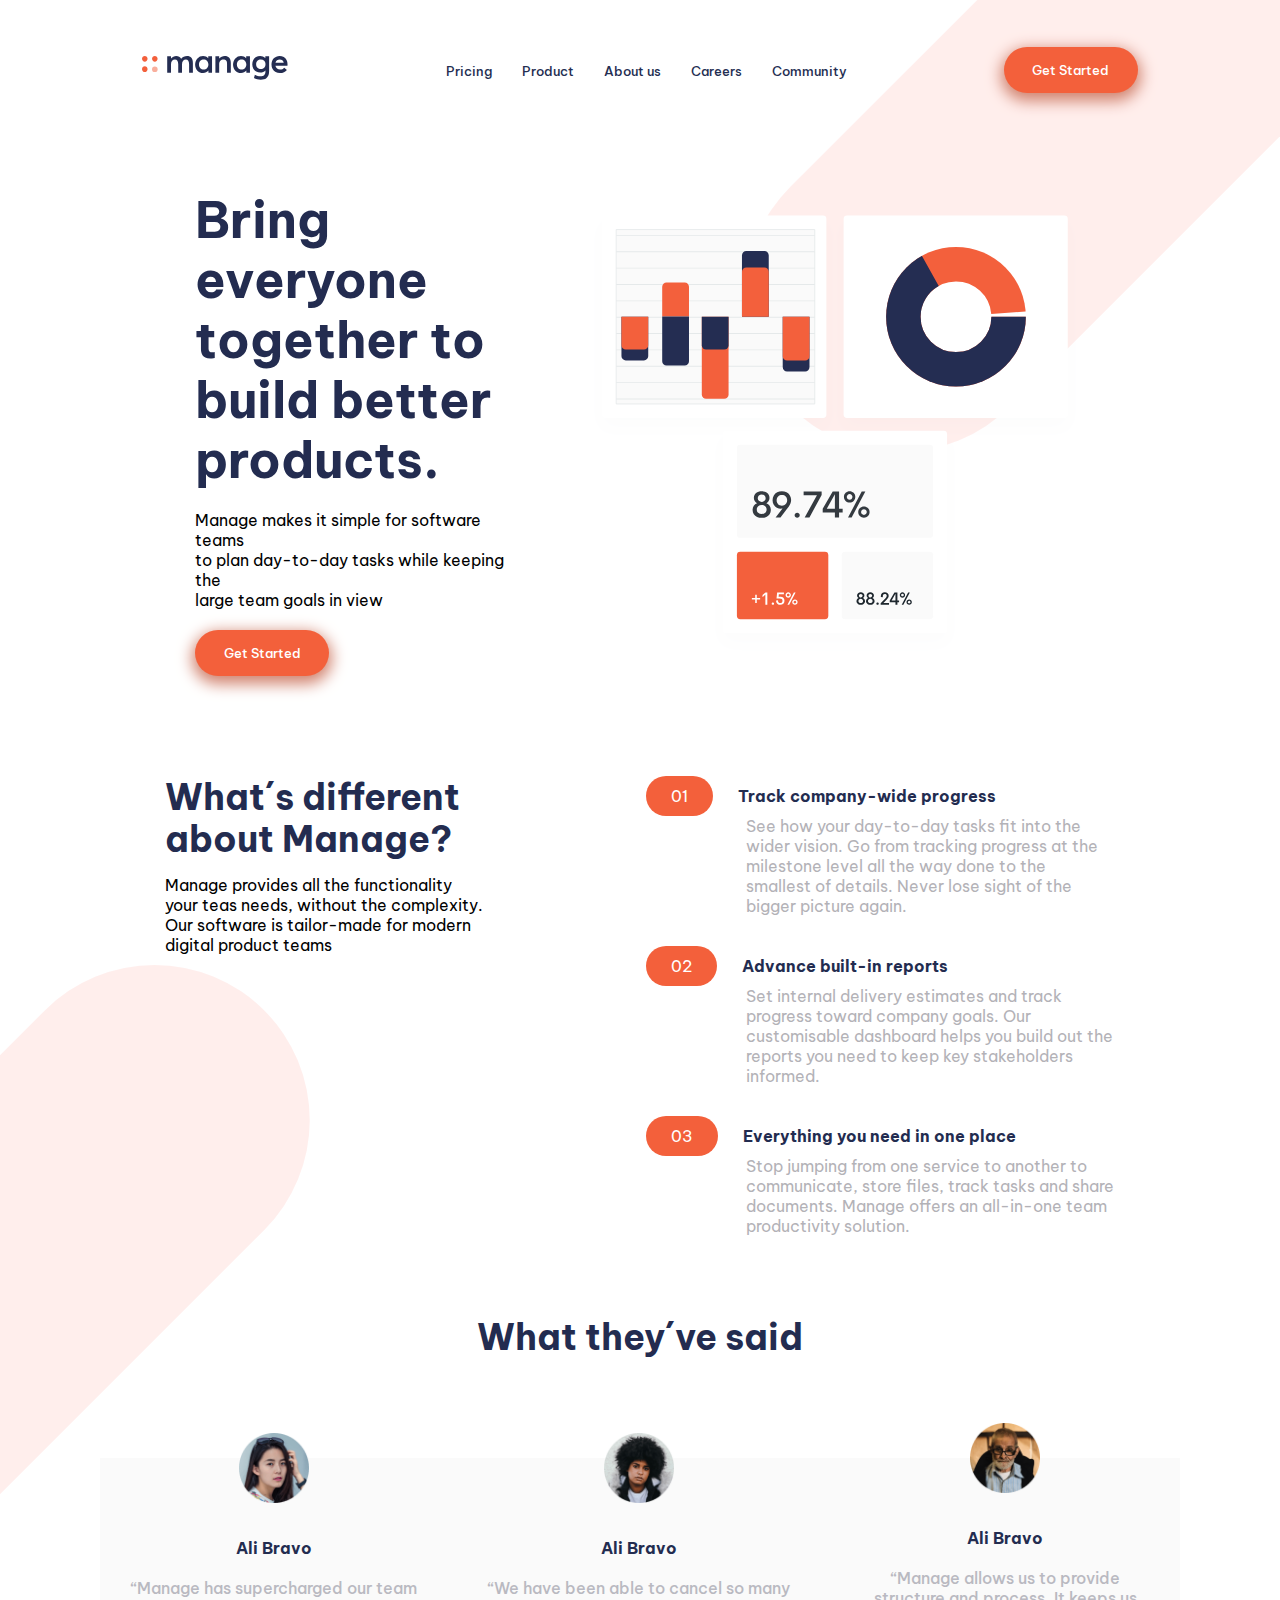
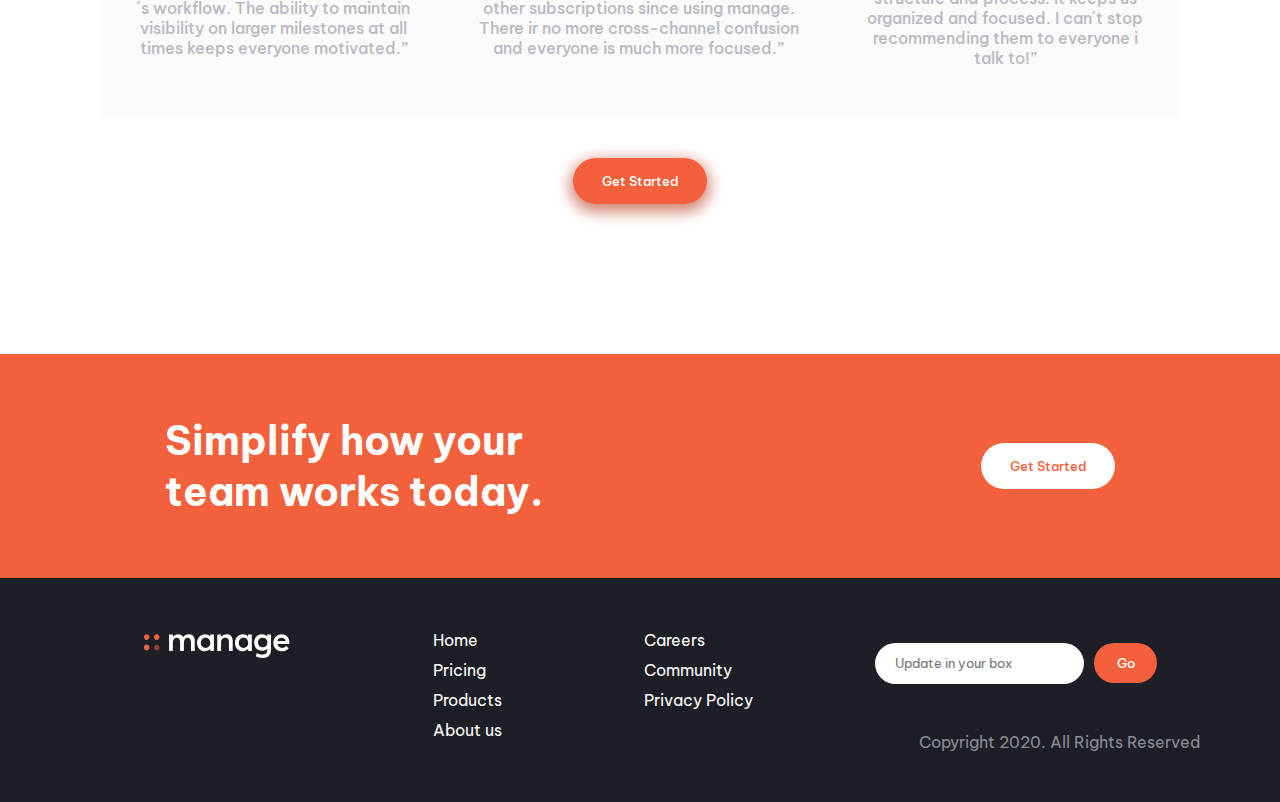
<file: Parcial Final/index.html>
<!DOCTYPE html>
<html lang="en">
  <head>
    <meta charset="UTF-8" />
    <meta http-equiv="X-UA-Compatible" content="IE=edge" />
    <meta name="viewport" content="width=device-width, initial-scale=1.0" />
    <title>manage</title>
    <link
      rel="stylesheet"
      href="https://use.fontawesome.com/releases/v5.15.4/css/all.css"
      integrity="sha384-DyZ88mC6Up2uqS4h/KRgHuoeGwBcD4Ng9SiP4dIRy0EXTlnuz47vAwmeGwVChigm"
      crossorigin="anonymous"
    />

    <link rel="shortcut icon" href="./img/favicon.png" type="image/x-icon" />
    <link rel="stylesheet" href="./css/style.css" />
  </head>
  <body>
    <header>
      <nav>
        <div class="logo">
          <img src="./img/logo.svg" alt="logo" />
        </div>
        <!-- <span>&#9776</span>-->
        <a href="#menu">
          <img src="./img/icono-menu.png" alt="menu" />
        </a>
        <ul id="menu">
          <li><a href="#">Pricing</a></li>
          <li><a href="#">Product</a></li>
          <li><a href="#">About us</a></li>
          <li><a href="#">Careers</a></li>
          <li><a href="#">Community</a></li>
        </ul>

        <a href="#nota"> <button>Get Started</button> </a>
      </nav>
    </header>
    <main>
      <section class="infoGeneral">
        <article>
          <h1>Bring everyone together to build better products.</h1>
          <br />
          <p>
            Manage makes it simple for software teams <br />to plan day-to-day
            tasks while keeping the <br />
            large team goals in view
          </p>
          <br />
          <a href="#nota"> <button>Get Started</button> </a>
        </article>
        <img src="./img/illustration-intro.svg" alt="" />
      </section>

      <seccion class="infoDiferencial">
        <article>
          <h2>What´s different about Manage?</h2>
          <p>
            Manage provides all the functionality your teas needs, without the
            complexity. Our software is tailor-made for modern digital product
            teams
          </p>
        </article>

        <article>
          <article>
            <div>
              <span>01</span>
              <h3>Track company-wide progress</h3>
            </div>
            <p>
              See how your day-to-day tasks fit into the wider vision. Go from
              tracking progress at the milestone level all the way done to the
              smallest of details. Never lose sight of the bigger picture again.
            </p>
          </article>
          <article>
            <div>
              <span>02</span>
              <h3>Advance built-in reports</h3>
            </div>
            <p>
              Set internal delivery estimates and track progress toward company
              goals. Our customisable dashboard helps you build out the reports
              you need to keep key stakeholders informed.
            </p>
          </article>
          <article>
            <div>
              <span>03</span>
              <h3>Everything you need in one place</h3>
            </div>

            <p>
              Stop jumping from one service to another to communicate, store
              files, track tasks and share documents. Manage offers an
              all-in-one team productivity solution.
            </p>
          </article>
        </article>
        <div class="sombra2">
          <img src="./img/sombra2.svg" alt="">
        </div>
      </seccion>

      <setion class="testimonios">
        <h2>What they´ve said</h2>
        <div>
          <article id="comentario1">
            <img src="./img/avatar-anisha.png" alt="" />
            <span>Ali Bravo</span>
            <p>
              “Manage has supercharged our team´s workflow. The ability to
              maintain visibility on larger milestones at all times keeps
              everyone motivated.”
            </p>
          </article>

          <article id="comentario2">
            <img src="./img/avatar-shanai.png" alt="" />
            <span>Ali Bravo</span>
            <p>
              “We have been able to cancel so many other subscriptions since
              using manage. There ir no more cross-channel confusion and
              everyone is much more focused.”
            </p>
          </article>

          <article id="comentario3">
            <img src="./img/avatar-richard.png" alt="" />
            <span>Ali Bravo</span>
            <p>
              “Manage allows us to provide structure and process. It keeps us
              organized and focused. I can´t stop recommending them to everyone
              i talk to!”
            </p>
          </article>
          <article id="comentario4">
            <img src="./img/avatar-ali.png" alt="" />
            <span>Ali Bravo</span>
            <p>
              “Manage allows us to provide structure and process. It keeps us
              organized and focused. I can´t stop recommending them to everyone
              i talk to!”
            </p>
          </article>
        </div>
        <span>
          <a href="#comentario1"><div></div></a>
          <a href="#comentario2"><div></div></a>
          <a href="#comentario3"><div></div></a>
          <a href="#comentario4"><div></div></a>
        </span>
        <a href="#nota"> <button>Get Started</button> </a>
      </setion>

      <seccion class="promocion">
        <p>Simplify how your team works today.</p>
        <a href="#nota"> <button>Get Started</button> </a>
      </seccion>
    </main>
    <footer>
      <div>
        <img src="./img/logo2.svg" alt="logo" />

        <div>
          <a href="http://www.facebook.com" target="_blank">
            <i class="fab fa-facebook-square"></i>
            <!-- <img src="./img/icon-facebook.svg" alt="facebook" /> -->
          </a>
          <a href="http://www.youtube.com" target="_blank">
            <i class="fab fa-youtube-square"></i>
            <!-- <img src="./img/icon-youtube.svg" alt="youtube" /> -->
          </a>
          <a href="http://www.twitter.com" target="_blank">
            <i class="fab fa-twitter"></i>
            <!-- <img src="./img/icon-twitter.svg" alt="twitter" /> -->
          </a>
          <a href="http://www.pinterest.com" target="_blank">
            <i class="fab fa-pinterest"></i>
            <!-- <img src="./img/icon-pinterest.svg" alt="pintrest" /> -->
          </a>
          <a href="http://www.instagram.com" target="_blank">
            <i class="fab fa-instagram"></i>
            <!-- <img src="./img/icon-instagram.svg" alt="instagram" /> -->
          </a>
        </div>
      </div>

      <nav>
        <ul>
          <li><a href="#">Home</a></li>
          <li><a href="#">Pricing</a></li>
          <li><a href="#">Products</a></li>
          <li><a href="#">About us</a></li>
        </ul>
        <ul>
          <li><a href="#">Careers</a></li>
          <li><a href="#">Community</a></li>
          <li><a href="#">Privacy Policy</a></li>
        </ul>
      </nav>

      <form action="">
        <div>
          <input
            type="email"
            name="email"
            id="email"
            placeholder="Update in your box"
            required
          />
        </div>

        <button>Go</button>
      </form>
      <p>Copyright 2020. All Rights Reserved</p>
    </footer>
    <div id="nota" class="notificacion">
      <div>
        <h3>¡Bienvenido al parcial de frontend de Eliana Chávez!</h3>
        <p>
          Me divertí un monton haciendo este parcial, aprendí muchas cosas
          nuevas, estuve curioseando y este es resultado, traté de sacarle el
          jugo a todo lo visto en clase
        </p>
        <br />
        <div>
          <span>Cosas interesantes:</span>
          <ul>
            <li>
              Se puede desplegar el menú en la vista mobile, para cerrarlo basta
              con hacer clic en alguna de las opciones
            </li>
            <li>Hay un slider animado en la vista mobile</li>
            <li>
              Al hacer clic en cada botón <em>Get Started</em> se desplegará esta notificación <span class="nota">Nota:</span> Solo funciona en la version para Desktop.
            </li>
            <!-- <li>
              Puedes cerrarla haciendo clic en el boton
              <span class="nota">rojo</span>
            </li> -->
            <br />
            <p>
              <span class="nota">Nota:</span> En el código se puede descomentar
              en el css lo referente al formulario para visualizar como se vería
              al realizar la validación del mismo
            </p>
            <!-- <img src="./img/code.png" alt=""> -->
          </ul>
        </div>

        <a href="#"><i class="fas fa-times-circle"></i></a>
      </div>
    </div>
    <div class="sombra">
      <img src="./img/sombra1.svg" alt="">
    </div>
  
  </body>
</html>
</file>
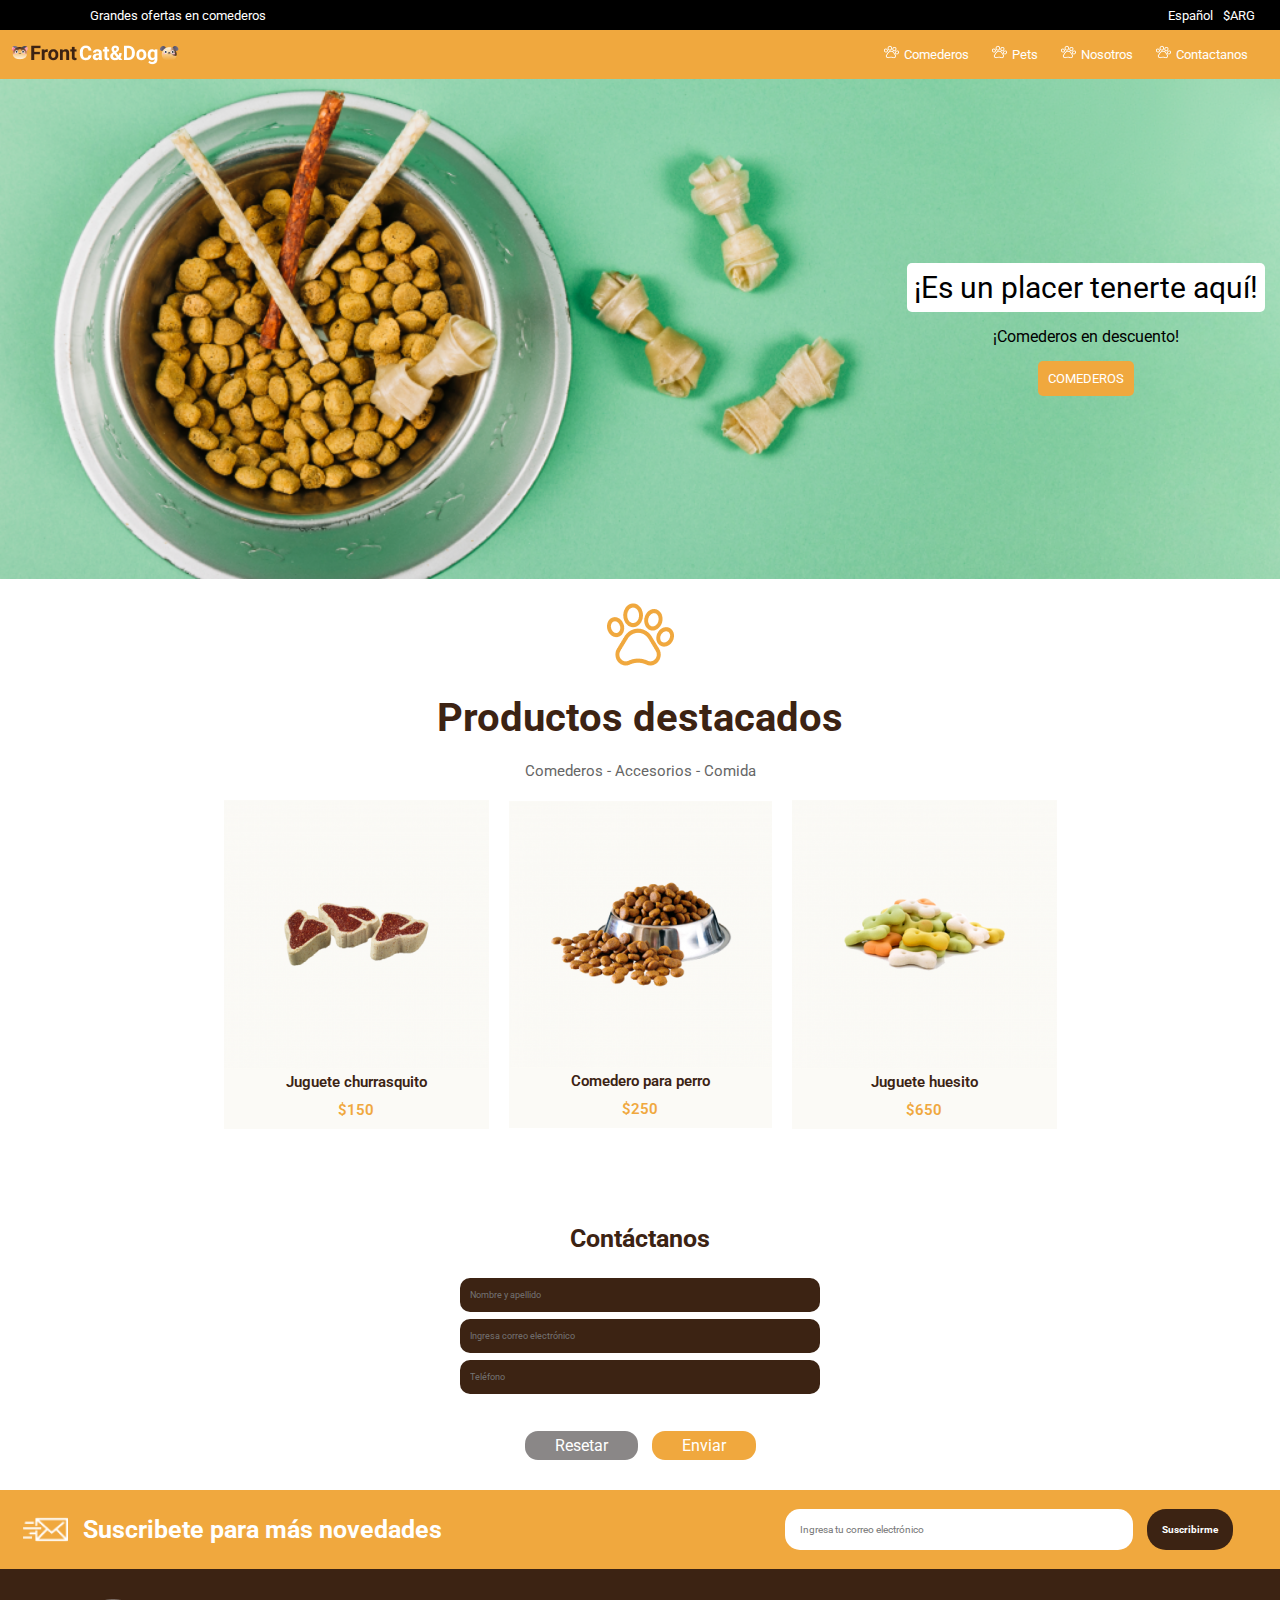
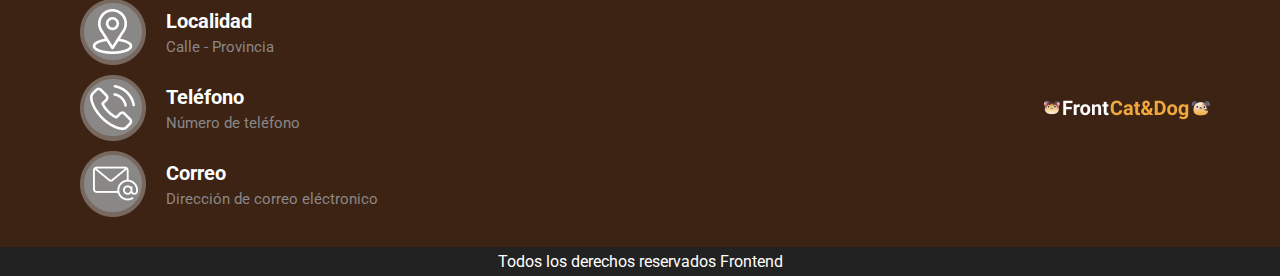
<file: PetShop/index.html>
<!DOCTYPE html>
<html lang="es">
  <head>
    <meta charset="UTF-8" />
    <meta http-equiv="X-UA-Compatible" content="IE=edge" />
    <meta name="viewport" content="width=device-width, initial-scale=1.0" />
    <link rel="stylesheet" href="./css/style.css" />
    <link
      rel="stylesheet"
      href="https://use.fontawesome.com/releases/v5.15.4/css/all.css"
      integrity="sha384-DyZ88mC6Up2uqS4h/KRgHuoeGwBcD4Ng9SiP4dIRy0EXTlnuz47vAwmeGwVChigm"
      crossorigin="anonymous"
    />

    <title>Petshop</title>
  </head>
  <body>
    <header>
      <!-- Barra de idiomas -->
      <div class="barra-idiomas">
        <p>Grandes ofertas en comederos</p>
        <ul>
          <li>Español</li>
          <li>$ARG</li>
        </ul>
      </div>

      <!-- Barra de menú principal -->
      <nav class="menu-principal">
        <div class="logo">
          <a href="#">
            <img
              class="logo"
              src="./img/logo_blanco.png"
              alt="logo front pet"
            />
          </a>
        </div>

        <div class="menu-opciones">
          <span class="menu-toggle">&#9776</span>
          <ul type="none">
            <li>
              <a href="#"><img src="img/icons/icono_patita2.png" />Comederos</a>
            </li>
            <li>
              <a href="#"><img src="img/icons/icono_patita2.png" />Pets</a>
            </li>
            <li>
              <a href="#"><img src="img/icons/icono_patita2.png" />Nosotros</a>
            </li>
            <li>
              <a href="#"><img src="img/icons/icono_patita2.png" />Contactanos</a>
            </li>
          </ul>
        </div>
       
      </nav>
    </header>

    <main>
      <!-- Sección banner -->
      <section class="banner">
        <article>
          <p class="mensaje-1">¡Es un placer tenerte aquí!</p>
          <p>¡Comederos en descuento!</p>
          <button class="boton-banner">COMEDEROS</button>
        </article>
      </section>

      <!-- Sección de productos destacados -->
      <section class="productos-destacados">
        <img
          class="img-patita"
          src="./img/icons/icono_patita.png"
          alt="imagen patita"
        />
        <h1>Productos destacados</h1>
        <ul class="categorias-producto">
          <li>Comederos</li>
          <li>-</li>
          <li>Accesorios</li>
          <li>-</li>
          <li>Comida</li>
        </ul>
        <ul class="lista-productos" type="none">
          <li>
            <article>
              <img
                src="img/img_productos/churrasquito.png"
                alt="juguete churrasquito"
              />
              <p>Juguete churrasquito</p>
              <p class="precio">$150</p>
            </article>
          </li>
          <li>
            <article>
              <img
                src="img/img_productos/comedero.png"
                alt="comedero para perro"
              />
              <p>Comedero para perro</p>
              <p class="precio">$250</p>
            </article>
          </li>
          <li>
            <article>
              <img src="img/img_productos/huesito.png" alt="juguete huesito" />
              <p>Juguete huesito</p>
              <p class="precio">$650</p>
            </article>
          </li>
        </ul>
      </section>

      <!-- Sección contactanos -->
      <section class="seccion-contacto">
        <h2>Contáctanos</h2>

        <form class="formulario contacto">
          <input type="text" class="input-formulario" name="nombre" placeholder="Nombre y apellido" required>
          <input type="email" class="input-formulario" name="nombre" placeholder="Ingresa correo electrónico" required>
          <input type="tel" class="input-formulario" name="nombre" placeholder="Teléfono">
          <div class="botones-contacto">
            <button type="reset" class="boton-resetear">Resetar</button>
            <button type ="submit" class="boton-enviar">Enviar</button>
          </div>
        </form>

      
      </section>
    </main>

    <footer>
      <!-- Sección suscripción -->
      <section class="suscribete">
        <div>
          <img src="./img/icons/icono_mensaje.png" alt="mensaje" />
          <h2>Suscribete para más novedades</h2>
        </div>

        <div>
          <form class="formulario suscripcion">
            <input  type="email" class="form-instruccion" placeholder="Ingresa tu correo electrónico" required>
            <button type="submit" class="boton-suscripcion">Suscribirme</button>
          </form>
        </div>
      </section>

      <!-- Sección información -->
      <section class="footer-info">
        <ul type="none">
          <li>
            <article>
              <img src="img/icons/icono_ubicacion.png" alt="icono ubicacion" />
              <div>
                <h3>Localidad</h3>
                <p>Calle - Provincia</p>
              </div>
            </article>
          </li>
          <li>
            <article>
              <img src="img/icons/icono_telefono.png" alt="icono telefono" />
              <div>
                <h3>Teléfono</h3>
                <p>Número de teléfono</p>
              </div>
            </article>
          </li>
          <li>
            <article>
              <img src="img/icons/icono_correo.png" alt="icono correo" />
              <div>
                <h3>Correo</h3>
                <p>Dirección de correo eléctronico</p>
              </div>
            </article>
          </li>
        </ul>
        <img src="./img/logo_naranja.png" alt="logo front pet" />
      </section>

      <p class="barra-final" align="center">
        Todos los derechos reservados Frontend
      </p>
    </footer>
  </body>
</html>
<!-- Esta es una prueba del teclado que me quiero comprar porque este esta re suelto ajajajaj que chistoso y horrorifico -->
</file>
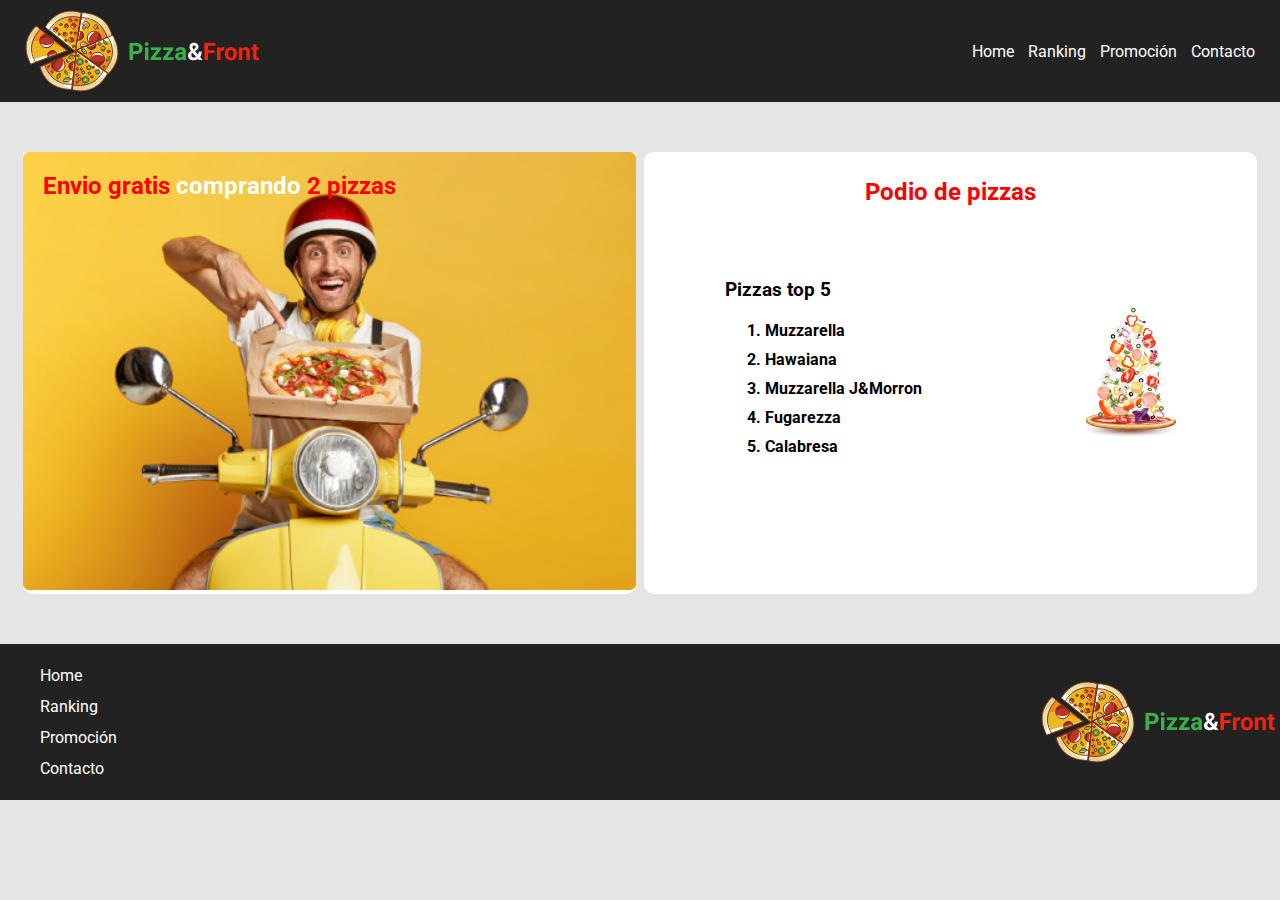
<file: Pizza Front/index.html>
<!DOCTYPE html>
<html lang="en">
  <head>
    <meta charset="UTF-8" />
    <meta http-equiv="X-UA-Compatible" content="IE=edge" />
    <meta name="viewport" content="width=device-width, initial-scale=1.0" />
    <title>Pizza Front</title>
    <link rel="stylesheet" href="./css/style.css">
  </head>
  <body>
    <header>
      <div class="logo">
        <img src="./img/logo-pizza.svg" alt="logo-pizza" />
        <img src="./img/logo-pizza-nombre.png" alt="logo-pizza-nombre" />
      </div>
      <nav class="menu-principal">
        <ul>
          <li><a href="#">Home</a></li>
          <li><a href="#">Ranking</a></li>
          <li><a href="#">Promoción</a></li>
          <li><a href="#">Contacto</a></li>
        </ul>
      </nav>
    </header>

    <main>
        <section>

            <article class="promo">
                <img src="./img/delivery.jpg" alt="img-mensajero">
                <h2>Envio gratis <span class="promo-texto">comprando</span> 2 pizzas</h2>
            </article>

            <article class="podio">
                <h2>Podio de pizzas</h2>

                <div>
                    <h3>Pizzas top 5</h3>
                    <ol>
                        <li>Muzzarella</li>
                        <li>Hawaiana</li>
                        <li>Muzzarella J&Morron</li>
                        <li>Fugarezza</li>
                        <li>Calabresa</li>
                    </ol>
                </div>
               
                <img src="./img/PizzaFalling.jpg" alt="ingredientes-cayendo">
            </article>

        </section>
    </main>

    <footer>
        <nav class="menu-footer">
            <ul>
                <li><a href="#">Home</a></li>
                <li><a href="#">Ranking</a></li>
                <li><a href="#">Promoción</a></li>
                <li><a href="#">Contacto</a></li>
              </ul>
          </nav>
          <div class="logo">
            <img src="./img/logo-pizza.svg" alt="logo-pizza" />
            <img src="./img/logo-pizza-nombre.png" alt="logo-pizza-nombre" />
          </div>
    </footer>
  </body>
</html>
</file>
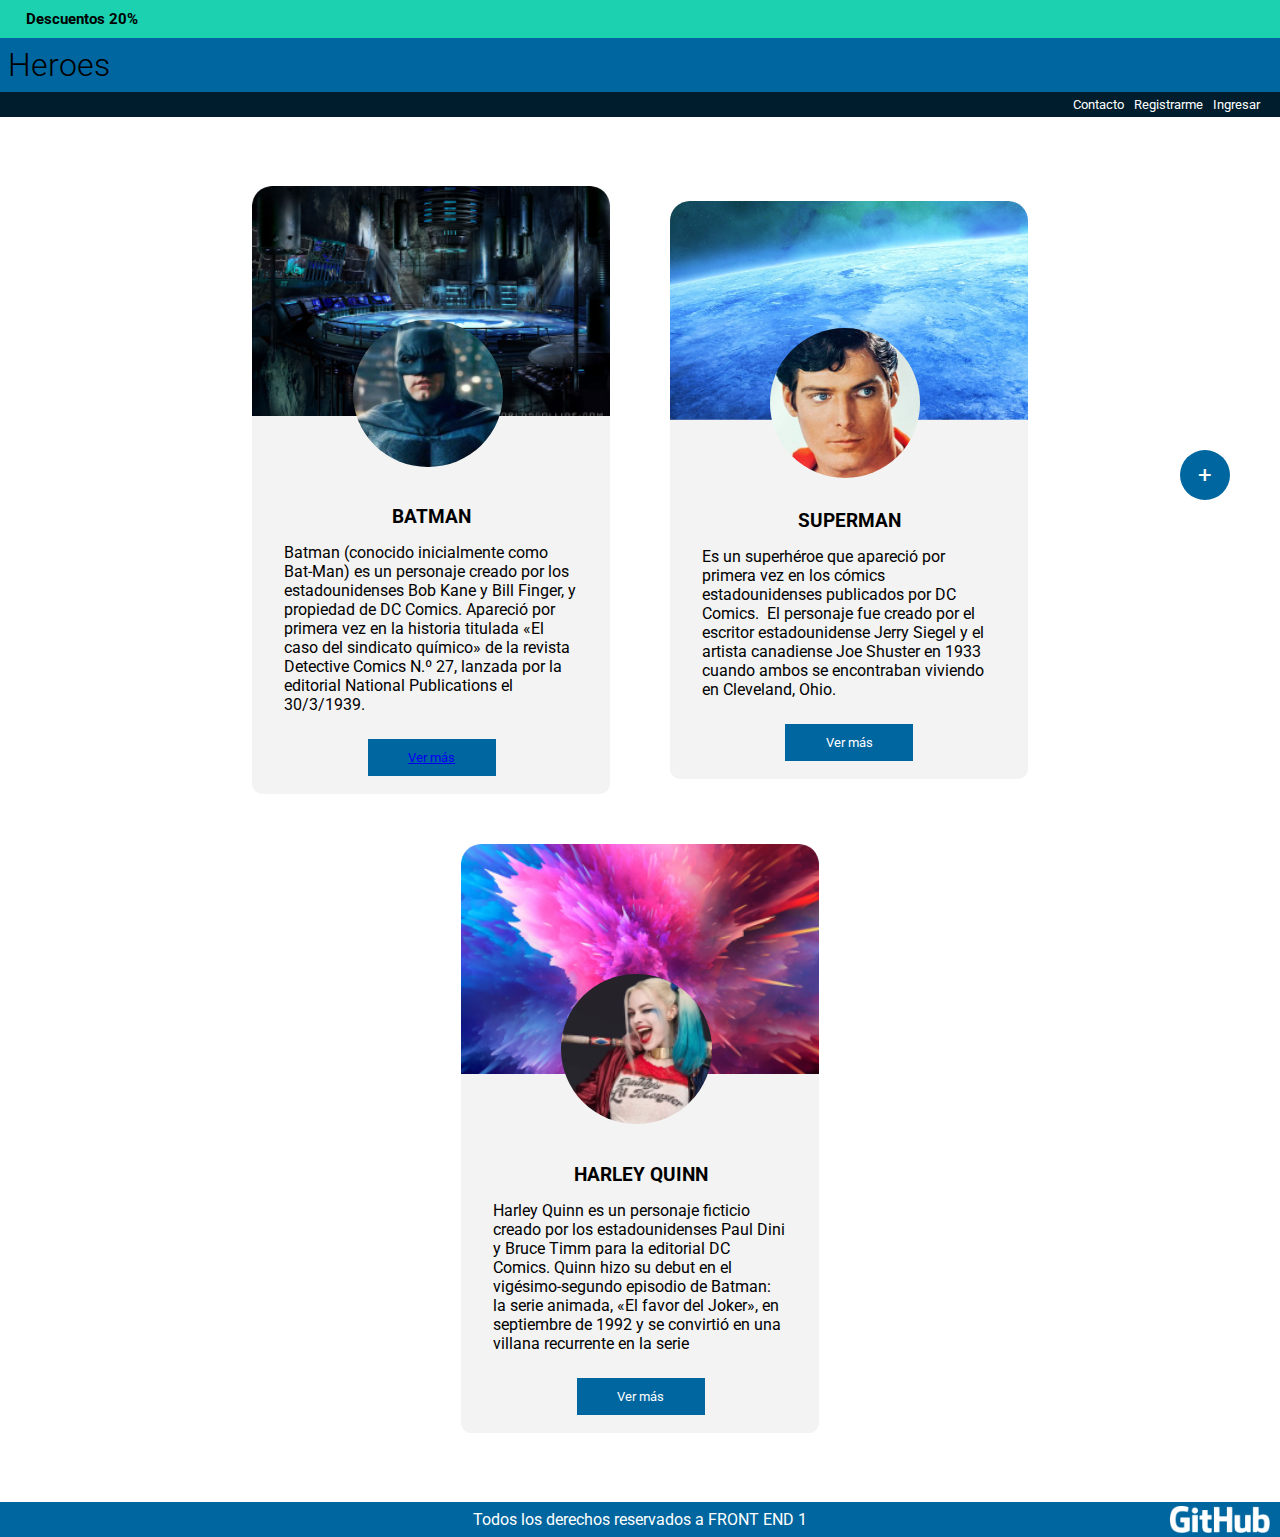
<file: Super Heroes/index.html>
<!DOCTYPE html>
<html lang="en">
  <head>
    <meta charset="UTF-8" />
    <meta http-equiv="X-UA-Compatible" content="IE=edge" />
    <meta name="viewport" content="width=device-width, initial-scale=1.0" />
    <title>Document</title>
    <link rel="stylesheet" href="./css/style.css" />
    <link
      rel="stylesheet"
      href="https://use.fontawesome.com/releases/v5.15.4/css/all.css"
      integrity="sha384-DyZ88mC6Up2uqS4h/KRgHuoeGwBcD4Ng9SiP4dIRy0EXTlnuz47vAwmeGwVChigm"
      crossorigin="anonymous"
    />
  </head>
  <body>
    <header>
      <div class="barra-descuentos"><p>Descuentos 20%</p></div>
      <div class="titulo">
        <h1>Heroes</h1>
      </div>
      <nav class="barra-menu">
        <ul>
          <li><a href="./views/contacto.html">Contacto</a></li>
          <li><a href="./views/registro.html">Registrarme</a></li>
          <li><a href="./views/login.html">Ingresar</a></li>
        </ul>
      </nav>
    </header>
    <main>
      <button class="boton-mas-principal"><span>+</span></button>
      <section class="cartas">
        <article class="tarjeta-heroe">
          <i class="fas fa-heart like"></i>
          <img src="img/fondo-batman.png" alt="" class="portada" />
          <img src="img/foto-batman.png" alt="" class="perfil" />
          <div class="info-heroe">
            <h3 class="titulo-heroe">Batman</h3>
            <p>
              Batman (conocido inicialmente como Bat-Man) es un personaje creado
              por los estadounidenses Bob Kane y Bill Finger, y propiedad de DC
              Comics. Apareció por primera vez en la historia titulada «El caso
              del sindicato químico» de la revista Detective Comics N.º 27,
              lanzada por la editorial National Publications el 30/3/1939.
            </p>
            <button class="boton-mas"><a href="./views/harly.html">Ver más</a></button>
          </div>
        </article>

        <!-- <article class="tarjeta-heroe">
          <i class="fas fa-heart like"></i>
          <img src="img/fondo-superwoman.png" alt="" class="portada" />
          <img src="img/foto-superwoman.png" alt="" class="perfil" />
          <div class="info-heroe">
            <h3 class="titulo-heroe">Mujer Maravilla</h3>
            <p>
              Es una superheroína creada por William Moulton Marston para la
              editorial DC Comics. Es una princesa guerrera de las Amazonas,
              pueblo ficticio basado en el de las amazonas de la mitología
              griega. En su tierra natal es conocida como la princesa Diana de
              Temiscira pero fuera de esta utiliza la identidad secreta de Diana
              Prince.
            </p>
            <button class="boton-mas">Ver más</button>
          </div>
        </article> -->

        <article class="tarjeta-heroe">
          <i class="fas fa-heart like"></i>
          <img src="img/fondo-superman.png" alt="" class="portada" />
          <img src="img/foto-superman.png" alt="" class="perfil" />
          <div class="info-heroe">
            <h3 class="titulo-heroe">Superman</h3>
            <p>
              Es un superhéroe que apareció por primera vez en los cómics
              estadounidenses publicados por DC Comics. ​ El personaje fue
              creado por el escritor estadounidense Jerry Siegel y el artista
              canadiense Joe Shuster en 1933 cuando ambos se encontraban
              viviendo en Cleveland, Ohio.
            </p>
            <button class="boton-mas">Ver más</button>
          </div>
        </article>
        <article class="tarjeta-heroe harley">
          <i class="fas fa-heart like"></i>
          <img src="img/fondo-harlin.png" alt="" class="portada" />
          <img src="img/foto-harlin.png" alt="" class="perfil" />
          <div class="info-heroe">
            <h3 class="titulo-heroe">Harley Quinn</h3>
            <p>
              Harley Quinn es un personaje ficticio creado por los
              estadounidenses Paul Dini y Bruce Timm para la editorial DC
              Comics. Quinn hizo su debut en el vigésimo-segundo episodio de
              Batman: la serie animada, «El favor del Joker», en septiembre de
              1992 y se convirtió en una villana recurrente en la serie
            </p>
            <button class="boton-mas">Ver más</button>
          </div>
        </article>
      </section>
      <div class="test"></div>
    </main>

    <footer>
      <p>Todos los derechos reservados a FRONT END 1</p>
      <img src="./img/github.png" alt="github" />
    </footer>
  </body>
</html>
</file>
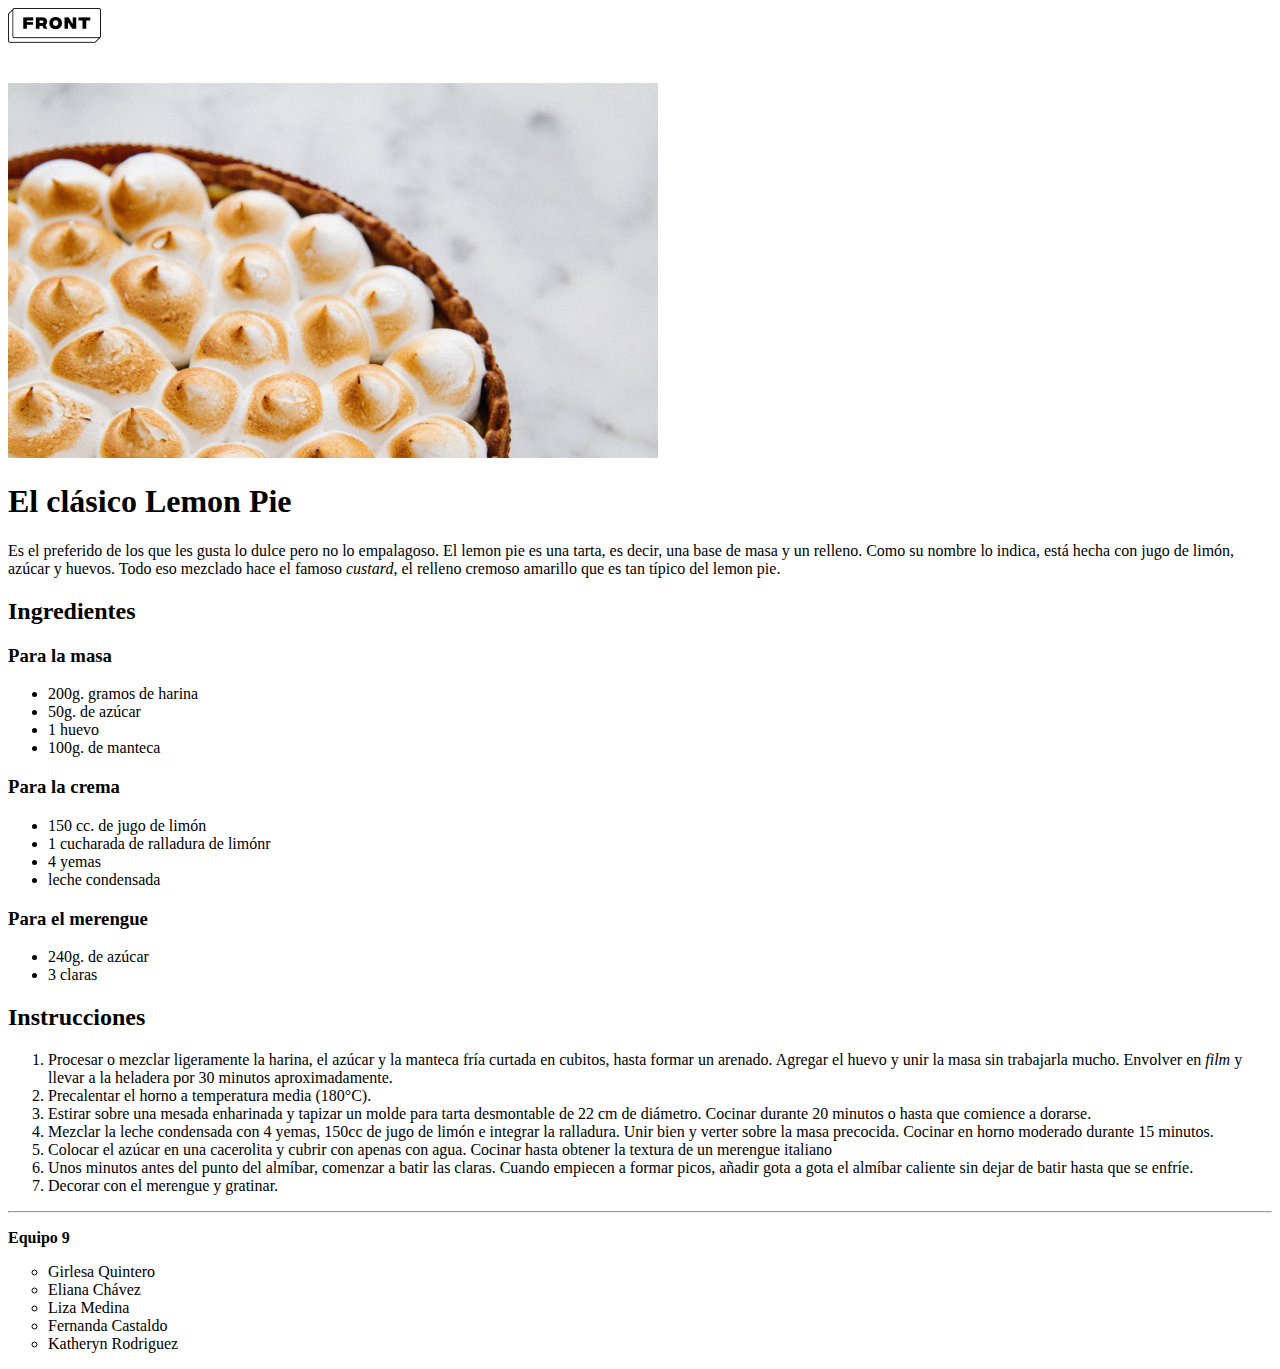
<file: .Otros ejercicios/Pie de limon (Clase 5)/index.html>
<!DOCTYPE html>
<html lang="es">
  <head>
    <meta charset="UTF-8" />
    <meta http-equiv="X-UA-Compatible" content="IE=edge" />
    <meta name="viewport" content="width=device-width, initial-scale=1.0" />
    <title>Práctica Front 1</title>
  </head>
  <body>
    <header>
      <nav>
        <img src="img/logo.png" />
      </nav>
    </header>

    <main>
      <br /><br />
      <img src="img/lemon_pie.png" />
      <h1>El clásico Lemon Pie</h1>
      <p>
        Es el preferido de los que les gusta lo dulce pero no lo empalagoso. El
        lemon pie es una tarta, es decir, una base de masa y un relleno. Como su
        nombre lo indica, está hecha con jugo de limón, azúcar y huevos. Todo
        eso mezclado hace el famoso <em>custard</em>, el relleno cremoso
        amarillo que es tan típico del lemon pie.
      </p>

      <h2>Ingredientes</h2>

      <h3>Para la masa</h3>
      <ul>
        <li>200g. gramos de harina</li>
        <li>50g. de azúcar</li>
        <li>1 huevo</li>
        <li>100g. de manteca</li>
      </ul>

      <h3>Para la crema</h3>
      <ul>
        <li>150 cc. de jugo de limón</li>
        <li>1 cucharada de ralladura de limónr</li>
        <li>4 yemas</li>
        <li>leche condensada</li>
      </ul>

      <h3>Para el merengue</h3>
      <ul>
        <li>240g. de azúcar</li>
        <li>3 claras</li>
      </ul>

      <h2>Instrucciones</h2>

      <ol>
        <li>
          Procesar o mezclar ligeramente la harina, el azúcar y la manteca fría
          curtada en cubitos, hasta formar un arenado. Agregar el huevo y unir
          la masa sin trabajarla mucho. Envolver en <em>film</em> y llevar a la
          heladera por 30 minutos aproximadamente.
        </li>
        <li>Precalentar el horno a temperatura media (180°C).</li>
        <li>
          Estirar sobre una mesada enharinada y tapizar un molde para tarta
          desmontable de 22 cm de diámetro. Cocinar durante 20 minutos o hasta
          que comience a dorarse.
        </li>
        <li>
          Mezclar la leche condensada con 4 yemas, 150cc de jugo de limón e
          integrar la ralladura. Unir bien y verter sobre la masa precocida.
          Cocinar en horno moderado durante 15 minutos.
        </li>
        <li>
          Colocar el azúcar en una cacerolita y cubrir con apenas con agua.
          Cocinar hasta obtener la textura de un merengue italiano
        </li>
        <li>
          Unos minutos antes del punto del almíbar, comenzar a batir las claras.
          Cuando empiecen a formar picos, añadir gota a gota el almíbar caliente
          sin dejar de batir hasta que se enfríe.
        </li>
        <li>Decorar con el merengue y gratinar.</li>
      </ol>

    </main>

    <footer>
      <hr />
      <p><strong>Equipo 9</strong></p>
      <ul type="circle">
        <li>Girlesa Quintero</li>
        <li>Eliana Chávez</li>
        <li>Liza Medina</li>
        <li>Fernanda Castaldo</li>
        <li>Katheryn Rodriguez</li>
      </ul>
    </footer>
  </body>
</html>
</file>
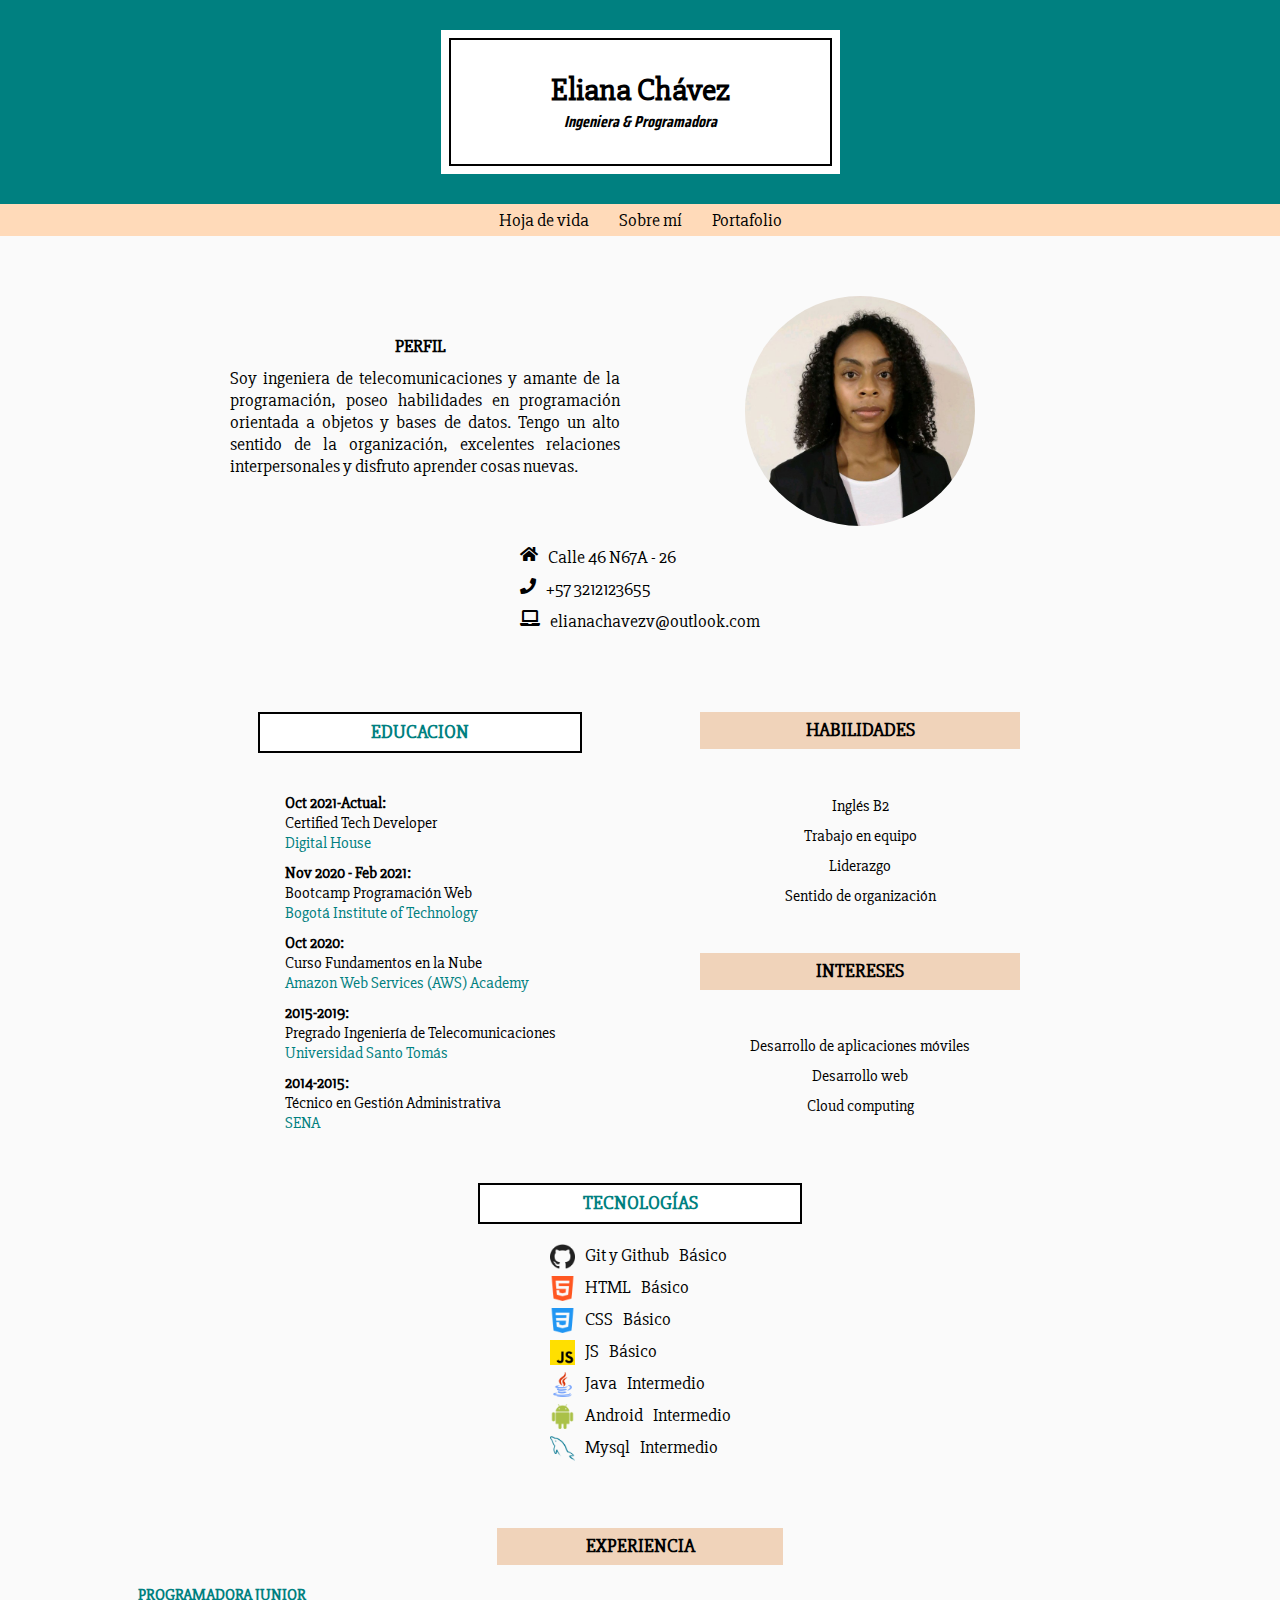
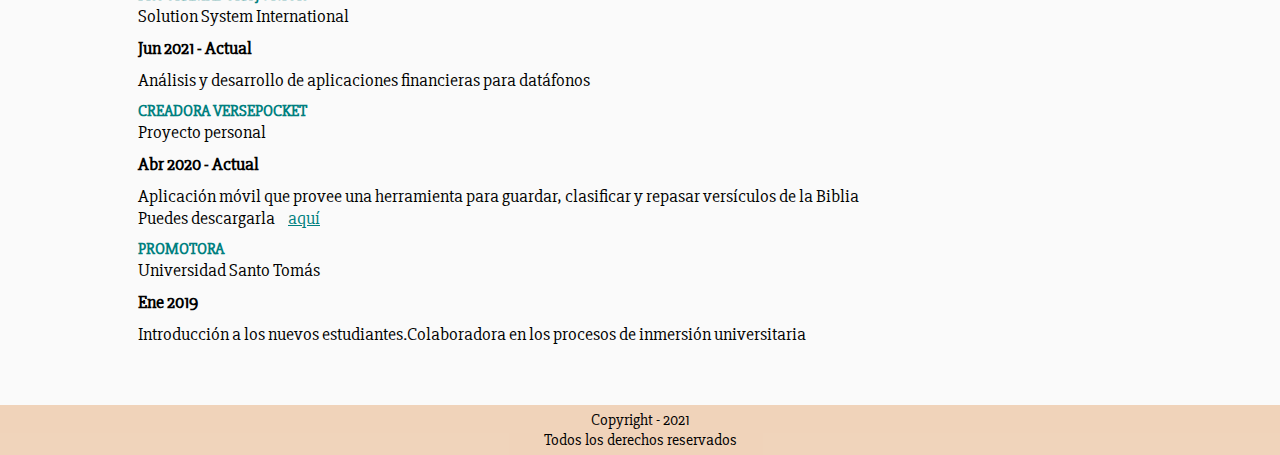
<file: CV/Personal/index.html>
<!DOCTYPE html>
<html lang="es">
  <head>
    <meta charset="UTF-8" />
    <meta http-equiv="X-UA-Compatible" content="IE=edge" />
    <meta name="viewport" content="width=device-width, initial-scale=1.0" />
    <link rel="stylesheet" href="./css/style.css" />
    <link
      rel="stylesheet"
      href="https://use.fontawesome.com/releases/v5.15.2/css/all.css"
    />
    <link
      rel="shortcut icon"
      href="./img/foto_perfil.jfif"
      type="image/x-icon"
    />

    <title>Eliana Chávez | Hoja de vida</title>
  </head>
  <body>
    <header>
      <article>
        <div>
          <h1>Eliana Chávez</h1>
          <h2>Ingeniera & Programadora</h2>
        </div>
      </article>
      <nav>
        <ul>
          <li><a href="./index.html">Hoja de vida</a></li>
          <li><a href="./views/sobremi.html">Sobre mí</a></li>
          <li><a href="./views/portafolio.html">Portafolio</a></li>
        </ul>
      </nav>
    </header>

    <main>
      <div class="fondo">
        <section class="home__section">
          <article>
            <div class="home__perfil">
              <h3 class="home_infoGeneralSubtitutlo">PERFIL</h3>
              <p>
                Soy ingeniera de telecomunicaciones y amante de la programación,
                poseo habilidades en programación orientada a objetos y bases de
                datos. Tengo un alto sentido de la organización, excelentes
                relaciones interpersonales y disfruto aprender cosas nuevas.
              </p>
            </div>
          </article>
          <article>
            <img
              class="foto_perfil"
              src="./img/foto_perfil.jfif"
              alt="foto perfil"
            />
          </article>
          <article>
            <ul class="home__listInfo" type="none">
              <li>
                <i class="fas fa-home"></i>
                <p>Calle 46 N67A - 26</p>
              </li>
              <li>
                <i class="fas fa-phone"></i>
                <a href="tel:+573212123655">+57 3212123655</a>
              </li>
              <li>
                <i class="fas fa-laptop"></i>
                <a href="mailto:correo@server.com">elianachavezv@outlook.com</a>
              </li>
            </ul>
          </article>
        </section>

        <section class="home__sectionAcademica">
          <article class="article__infoAcademica">
            <h3 class="home__sectionTitlte">EDUCACION</h3>
            <ul class="home__list">
              <li>
                <span class="home__subtituloFecha"> Oct 2021-Actual:</span>
                <span class="home__datos">
                  Certified Tech Developer
                  <p>Digital House</p>
                </span>
              </li>
              <li>
                <span class="home__subtituloFecha">Nov 2020 - Feb 2021: </span>
                <span class="home__datos">
                 Bootcamp Programación Web
                  <p>Bogotá Institute of Technology</p>
                </span>
              </li>
              <li>
                <span class="home__subtituloFecha"> Oct 2020: </span>
                <span class="home__datos">
                  Curso Fundamentos en la Nube
                  <p>Amazon Web Services (AWS) Academy</p>
                </span>
              </li>
              <li>
                <span class="home__subtituloFecha">2015-2019: </span>
                <span class="home__datos">
                  Pregrado Ingeniería de Telecomunicaciones
                  <p>Universidad Santo Tomás</p>
                </span>
              </li>
              <li>
                <span class="home__subtituloFecha">2014-2015: </span>
                <span class="home__datos">
                  Técnico en Gestión Administrativa
                  <p>SENA</p>
                </span>
              </li>
            </ul>
          </article>
          <article class="article__infoAcademica">
            <h3 class="home__sectionTitlte2">HABILIDADES</h3>
            <ul class="home__listSkill" type="none">
              <li>Inglés B2</li>
              <li>Trabajo en equipo</li>
              <li>Liderazgo</li>
              <li>Sentido de organización</li>
            </ul>

            <h3 class="home__sectionTitlte2">INTERESES</h3>
            <ul class="home__listSkill" type="none">
              <li>Desarrollo de aplicaciones móviles</li>
              <li>Desarrollo web</li>
              <li>Cloud computing</li>
            </ul>
          </article>
          <article class="article__infoAcademica">
            <h3 class="home__sectionTitlte">TECNOLOGÍAS</h3>
            <div class="home__listTecnologia">
              <ul class="home__listInfo" type="none">
                <li>
                  <img src="./img/github.png" alt="icono-github" />
                  <p>Git y Github</p>
                  <p>Básico</p>
                </li>
                <li>
                  <img src="./img/html-5.png" alt="icono-html" />
                  <p>HTML</p>
                  <p>Básico</p>
                </li>
                <li>
                  <img src="./img/css-3.png" alt="icono-css" />
                  <p>CSS</p>
                  <p>Básico</p>
                </li>
                <li>
                  <img src="./img/js.png" alt="icono-js" />
                  <p>JS</p>
                  <p>Básico</p>
                </li>
                <li style="display: none">
                  <img src="./img/physics.png" alt="icono-react" />
                  <p>React</p>
                  <p>Básico</p>
                </li>
                <li style="display: none">
                  <img src="./img/firebase.png" alt="icono-firebase" />
                  <p>Firebase</p>
                  <p>Básico</p>
                </li>
              </ul>

              <ul class="home__listInfo" type="none">
                <li>
                  <img src="./img/java.png" alt="icono-java" />
                  <p>Java</p>
                  <p>Intermedio</p>
                </li>
                <li>
                  <img src="./img/androide.png" alt="icono-android" />
                  <p>Android</p>
                  <p>Intermedio</p>
                </li>
                <li>
                  <img src="./img/mysql.png" alt="icono-mysql" />
                  <p>Mysql</p>
                  <p>Intermedio</p>
                </li>
                <li style="display: none">
                  <img src="./img/aws.png" alt="icono-mysql" />
                  <p>AWS</p>
                  <p>Básico</p>
                </li>
              </ul>
            </div>
          </article>
        </section>

        <section class="home__sectionExperiencia">
          <h3 class="home__sectionTitlte2 titulo_experiencia">EXPERIENCIA</h3>
          <article>
            <div>
              <h4>PROGRAMADORA JUNIOR</h4>
              <p>Solution System International</p>
              <p class="home__subtituloFecha">Jun 2021 - Actual</p>
              <p>
                Análisis y desarrollo de aplicaciones financieras para datáfonos
              </p>
            </div>
          </article>
          <article>
            <div>
              <h4>CREADORA VERSEPOCKET</h4>
              <p>Proyecto personal</p>
              <p class="home__subtituloFecha">Abr 2020 - Actual</p>
              <p>
                Aplicación móvil que provee una herramienta para guardar,
                clasificar y repasar versículos de la Biblia <br />
                Puedes descargarla
                <a
                  class="link" target="_blank"
                  href="https://play.google.com/store/apps/details?id=com.elianachavezv.versepocket&hl=es&gl=US"
                  >aquí</a
                >
              </p>
            </div>
          </article>
          <article>
            <div>
              <h4>PROMOTORA</h4>
              <p>Universidad Santo Tomás</p>
              <p class="home__subtituloFecha">Ene 2019</p>
              <p>
                Introducción a los nuevos estudiantes.Colaboradora en los procesos de inmersión universitaria
              </p>
            </div>
          </article>
        </section>
      </div>
    </main>
    <footer>
      <p>Copyright - 2021 <br />Todos los derechos reservados</p>
    </footer>
  </body>
</html>
</file>
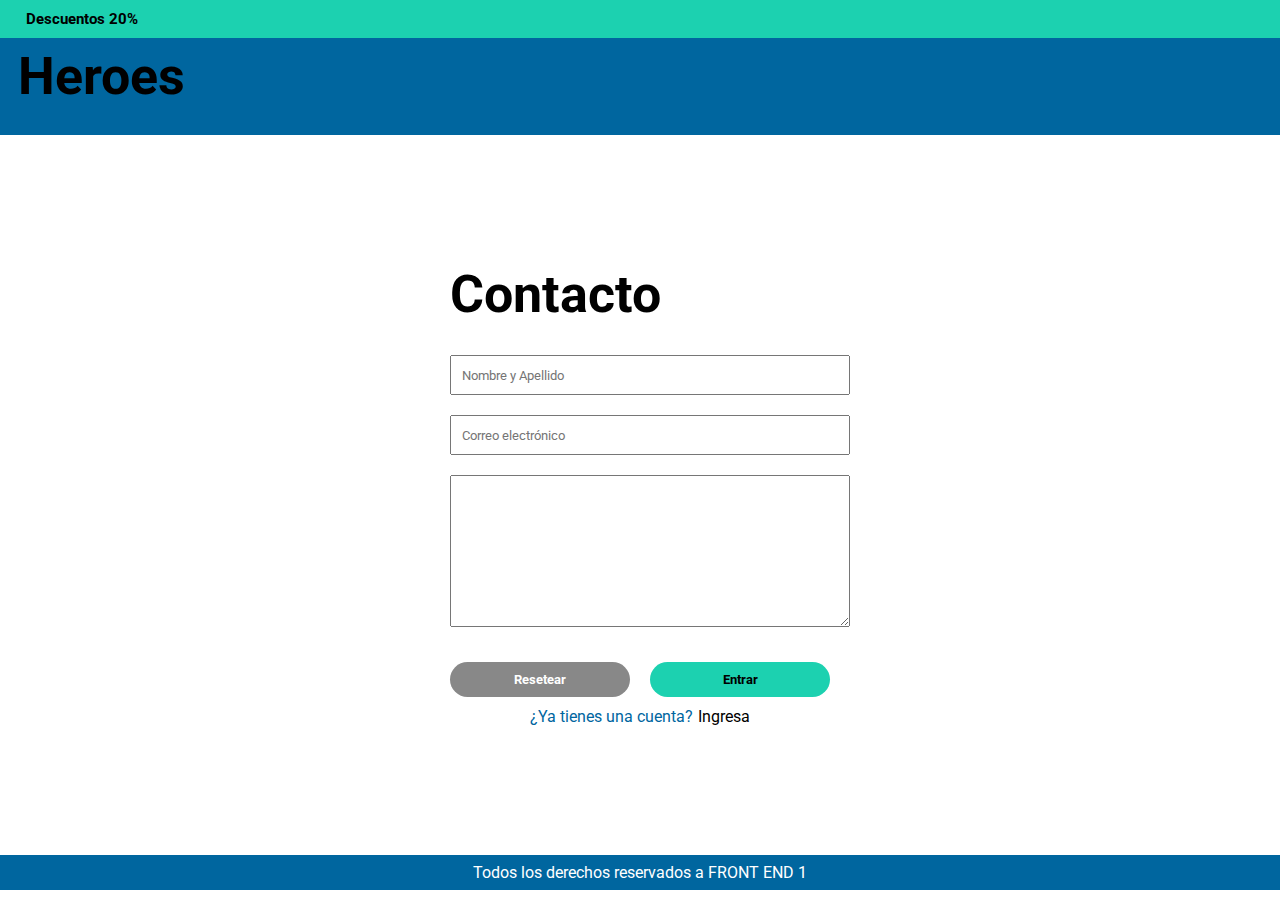
<file: Super Heroes/views/contacto.html>
<!DOCTYPE html>
<html lang="en">
  <head>
    <meta charset="UTF-8" />
    <meta http-equiv="X-UA-Compatible" content="IE=edge" />
    <meta name="viewport" content="width=device-width, initial-scale=1.0" />
    <title>Superheroes | Contacto</title>
    <link rel="stylesheet" href="../css/style.css" />
    <link rel="stylesheet" href="../css/form.css" />
  </head>
  <body>
    <header>
      <div class="barra-descuentos"><p>Descuentos 20%</p></div>
      <div class="titulo">
        <h1>Heroes</h1>
      </div>
    </header>

    <main>
      <div class="form-container">
        <h1>Contacto</h1>
        <form>
          <input type="text" name="nombre" placeholder="Nombre y Apellido" required/>
          <input type="email" name="correo" placeholder="Correo electrónico" required/>
          <textarea name="mensaje" id="mensaje" cols="30" rows="10" required></textarea>
          </select>

          <div class="boton-container">
            <button type="reset" class="boton-resetear">Resetear</button>

            <button class="boton-enviar">Entrar</button>
          </div>
        </form>

        <p><span>¿Ya tienes una cuenta?</span>Ingresa</p>
      </div>
    </main>
    <footer>
      <p>Todos los derechos reservados a FRONT END 1</p>
      <!-- <img src="../img/github.png" alt="github" /> -->
    </footer>
  </body>
</html>
</file>
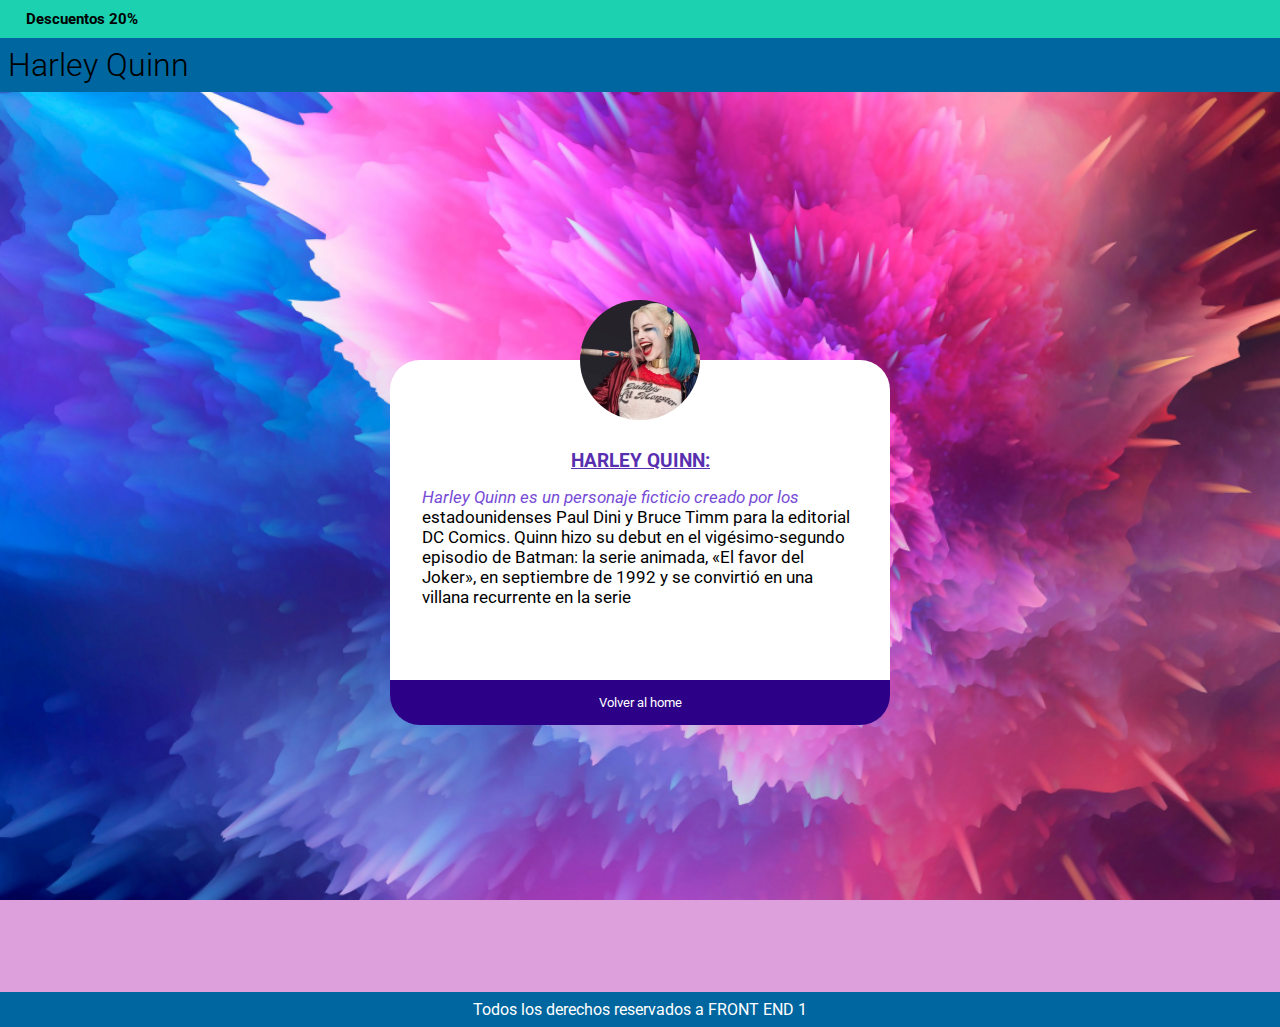
<file: Super Heroes/views/harly.html>
<!DOCTYPE html>
<html lang="en">
  <head>
    <meta charset="UTF-8" />
    <meta http-equiv="X-UA-Compatible" content="IE=edge" />
    <meta name="viewport" content="width=device-width, initial-scale=1.0" />
    <title>Superheroes | Harly</title>
    <link rel="stylesheet" href="../css/style.css" />
    <link rel="stylesheet" href="../css/perfil.css" />

    <link
      rel="stylesheet"
      href="https://use.fontawesome.com/releases/v5.15.4/css/all.css"
      integrity="sha384-DyZ88mC6Up2uqS4h/KRgHuoeGwBcD4Ng9SiP4dIRy0EXTlnuz47vAwmeGwVChigm"
      crossorigin="anonymous"
    />
  </head>
  <body>
    <header>
      <div class="barra-descuentos"><p>Descuentos 20%</p></div>
      <div class="titulo">
        <h1>Harley Quinn</h1>
      </div>
    </header>
    <main>
      <article class="tarjeta-perfil">
        <img class="perfil" src="../img/foto-harlin.png" alt="img-perfil" />
        <i class="fas fa-heart like"></i>

        <div class="info-heroe">
          <h3 class="titulo-heroe">Harley Quinn</h3>
          <p>
            Harley Quinn es un personaje ficticio creado por los estadounidenses
            Paul Dini y Bruce Timm para la editorial DC Comics. Quinn hizo su
            debut en el vigésimo-segundo episodio de Batman: la serie animada,
            «El favor del Joker», en septiembre de 1992 y se convirtió en una
            villana recurrente en la serie
          </p>

          <div class="iconos">
            <i class="fas fa-heart"></i>
            <i class="fas fa-heart "></i>
            <i class="fas fa-heart "></i>
          </div>

        </div>
        <button class="boton-home"><a href="../index.html">Volver al home</a></button>

      </article>
    </main>

    <footer>
      <p>Todos los derechos reservados a FRONT END 1</p>
    </footer>
  </body>
</html>
</file>
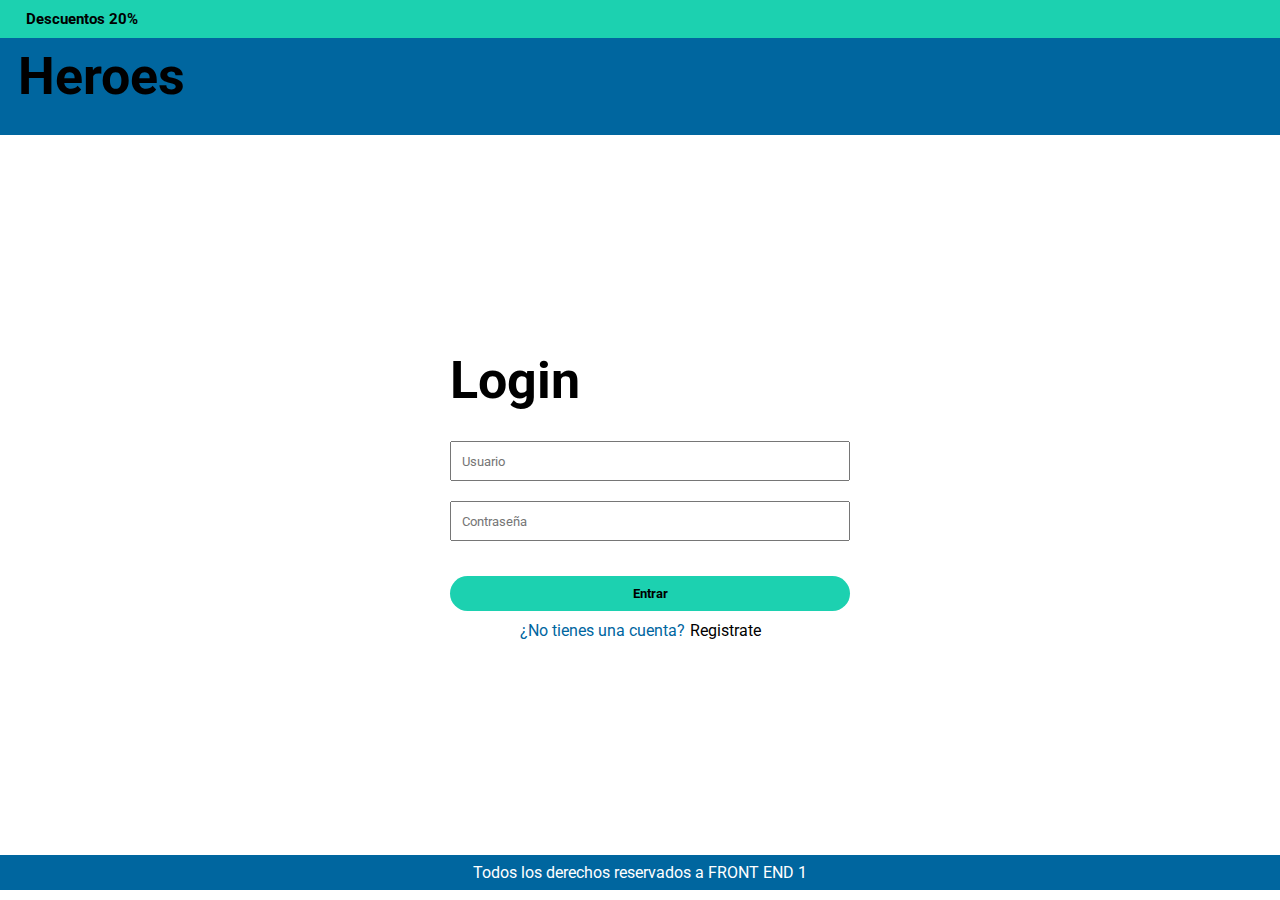
<file: Super Heroes/views/login.html>
<!DOCTYPE html>
<html lang="en">
  <head>
    <meta charset="UTF-8" />
    <meta http-equiv="X-UA-Compatible" content="IE=edge" />
    <meta name="viewport" content="width=device-width, initial-scale=1.0" />
    <title>Superheroes | Login</title>
    <link rel="stylesheet" href="../css/style.css" />
    <link rel="stylesheet" href="../css/form.css" />
  </head>
  <body>
    <header>
      <div class="barra-descuentos"><p>Descuentos 20%</p></div>
      <div class="titulo">
        <h1>Heroes</h1>
      </div>
    </header>

    <main>
      <div class="form-container">
        <h1>Login</h1>
        <form action="">
          <input type="email" placeholder="Usuario" required/>
          <input type="password" placeholder="Contraseña" required />
          <button class="boton-enviar">Entrar</button>
        </form>

        <p><span>¿No tienes una cuenta?</span>Registrate</p>
      </div>
    </main>
    <footer>
      <p>Todos los derechos reservados a FRONT END 1</p>
      <!-- <img src="../img/github.png" alt="github" /> -->
    </footer>
  </body>
</html>
</file>
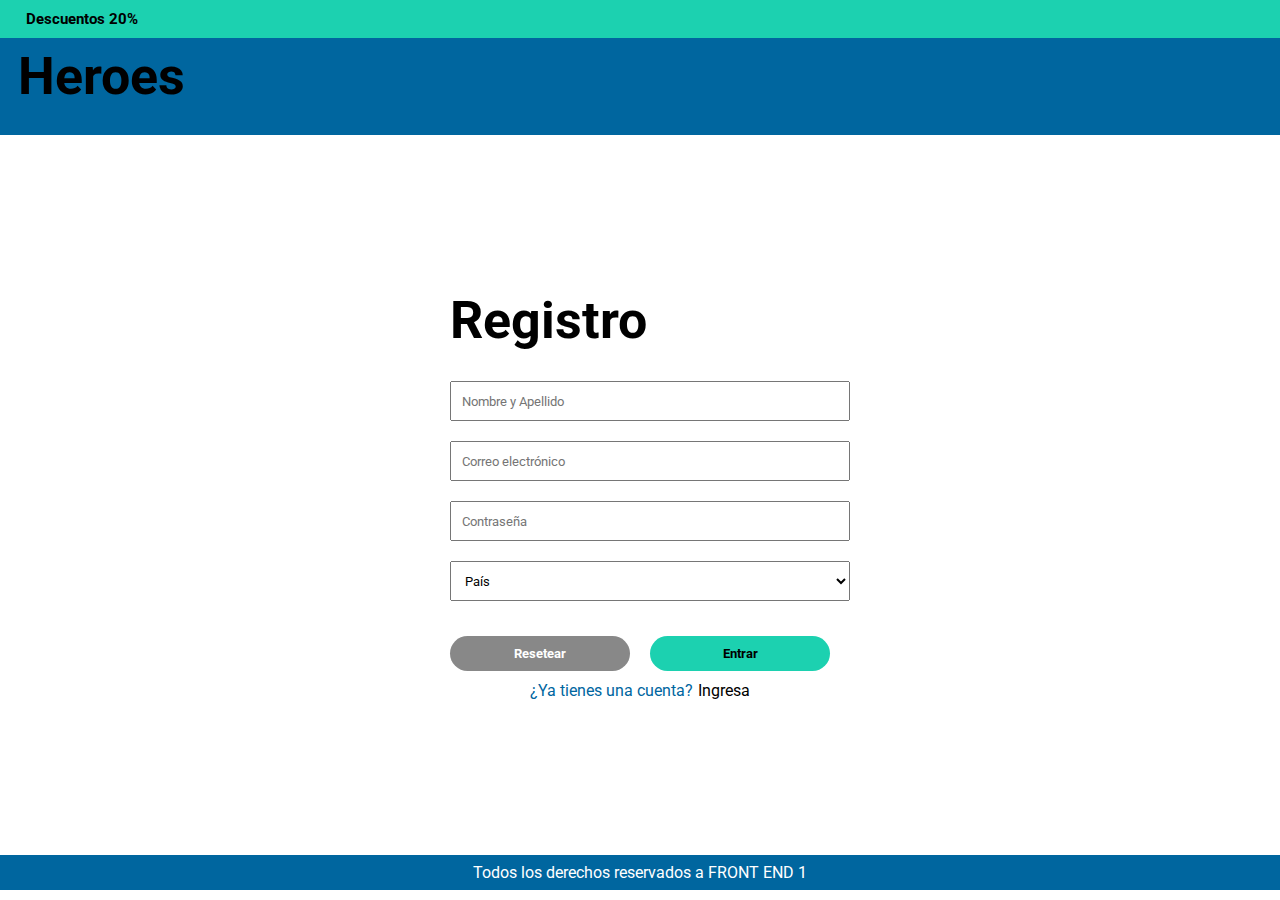
<file: Super Heroes/views/registro.html>
<!DOCTYPE html>
<html lang="en">
  <head>
    <meta charset="UTF-8" />
    <meta http-equiv="X-UA-Compatible" content="IE=edge" />
    <meta name="viewport" content="width=device-width, initial-scale=1.0" />
    <title>Superheroes | Registro</title>
    <link rel="stylesheet" href="../css/style.css" />
    <link rel="stylesheet" href="../css/form.css" />
  </head>
  <body>
    <header>
      <div class="barra-descuentos"><p>Descuentos 20%</p></div>
      <div class="titulo">
        <h1>Heroes</h1>
      </div>
    </header>

    <main>
      <div class="form-container">
        <h1>Registro</h1>
        <form>
          <input
            type="text"
            name="nombre"
            placeholder="Nombre y Apellido"
            required
          />
          <input
            type="email"
            name="correo"
            placeholder="Correo electrónico"
            required
          />
          <input
            type="password"
            name="clave"
            placeholder="Contraseña"
            required
          />
          <select name="pais" value="País" required>
            <option value="default">País</option>
            <option value="colombia">Colombia</option>
            <option value="argentina">Argentina</option>
            <option value="chile">Chile</option>
            <option value="peru">Peru</option>
          </select>

          <div class="boton-container">
            <button type="reset" class="boton-resetear">Resetear</button>

            <button class="boton-enviar">Entrar</button>
          </div>
        </form>

        <p><span>¿Ya tienes una cuenta?</span>Ingresa</p>
      </div>
    </main>
    <footer>
      <p>Todos los derechos reservados a FRONT END 1</p>
      <!-- <img src="../img/github.png" alt="github" /> -->
    </footer>
  </body>
</html>
</file>
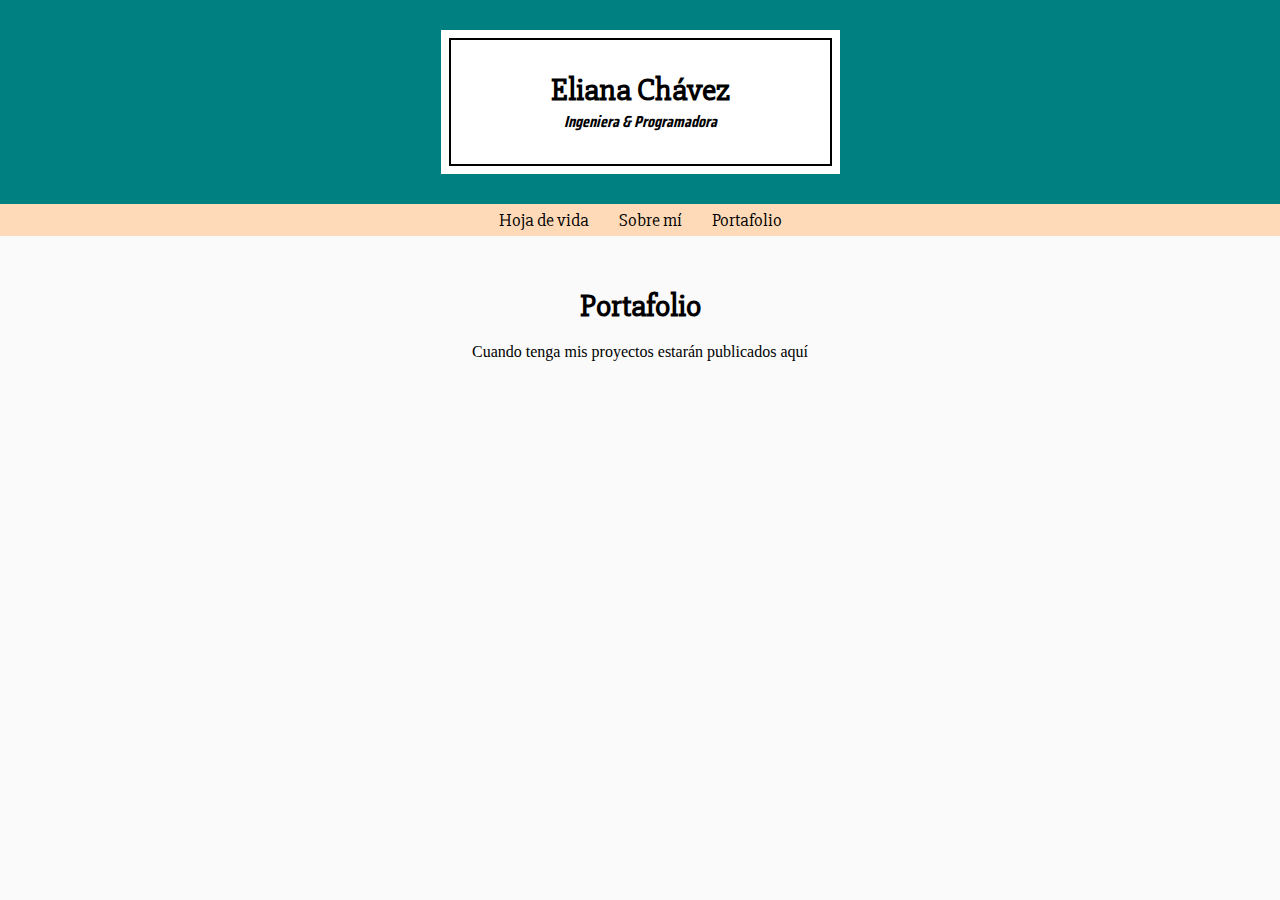
<file: CV/Personal/views/portafolio.html>
<!DOCTYPE html>
<html lang="en">
<head>
    <meta charset="UTF-8">
    <meta http-equiv="X-UA-Compatible" content="IE=edge">
    <meta name="viewport" content="width=device-width, initial-scale=1.0">
    <link
    rel="stylesheet"
    href="https://use.fontawesome.com/releases/v5.15.2/css/all.css"
  />
  <link
    rel="shortcut icon"
    href="../img/foto_perfil.jfif"
    type="image/x-icon"
  />
  <link rel="stylesheet" href="../css/style.css" />


  <title>Eliana Chávez | Portafolio</title>
</head>
<body>
    <header>
        <article>
          <div>
            <h1>Eliana Chávez</h1>
            <h2>Ingeniera & Programadora</h2>
          </div>
        </article>
        <nav>
          <ul>
            <li><a href="../index.html">Hoja de vida</a></li>
            <li><a href="./sobremi.html">Sobre mí</a></li>
            <li><a href="./portafolio.html">Portafolio</a></li>
          </ul>
        </nav>
      </header>
      <main class="portafolio"> 
          <h1>Portafolio</h1> <br>
          <p>Cuando tenga mis proyectos estarán publicados aquí</p>
      </main>
  
</body>
</html>
</file>
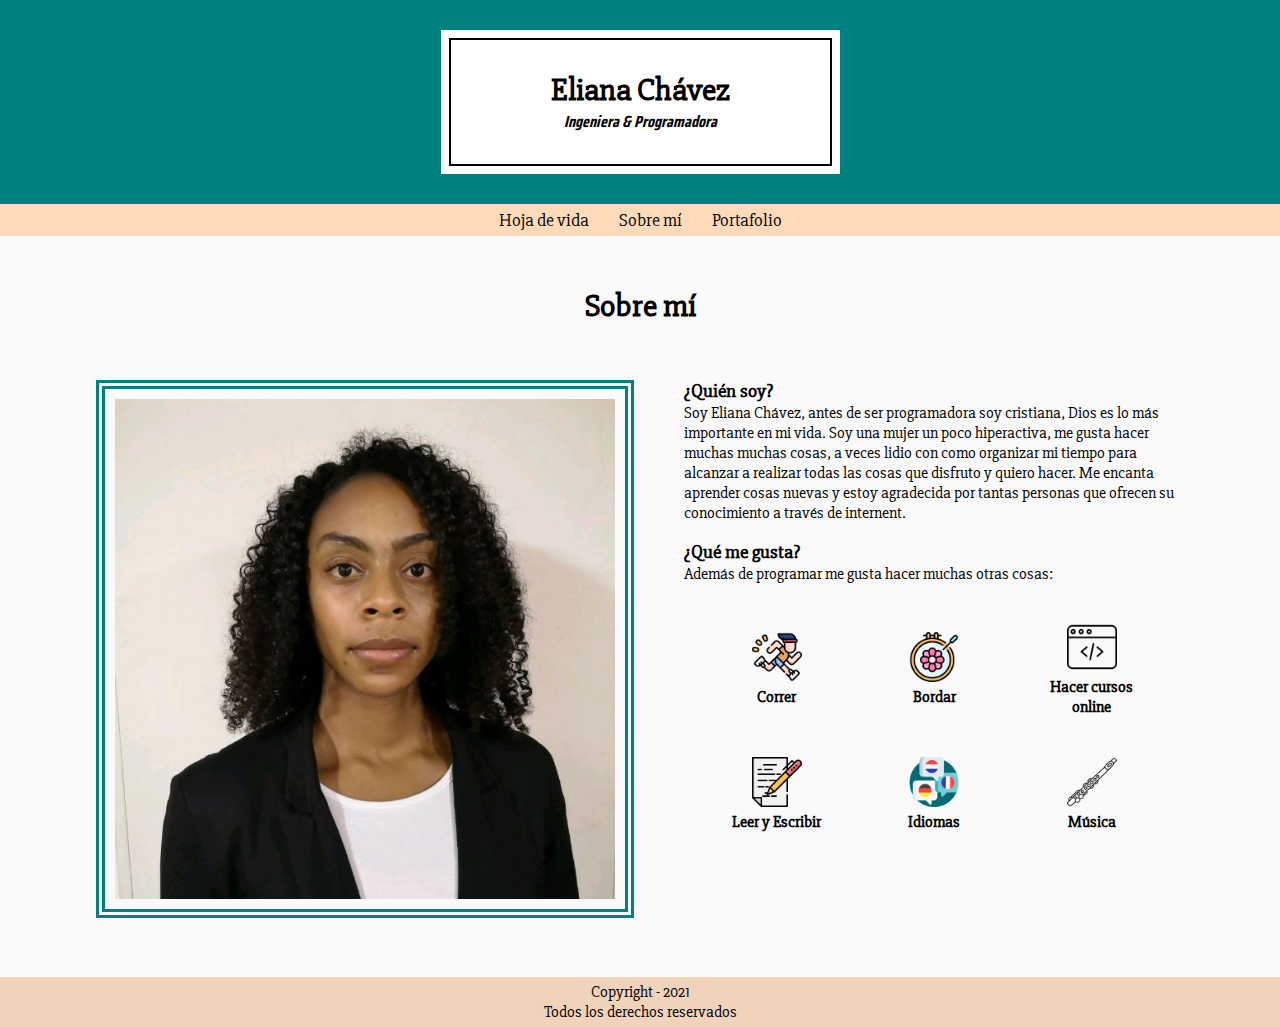
<file: CV/Personal/views/sobremi.html>
<!DOCTYPE html>
<html lang="en">
  <head>
    <meta charset="UTF-8" />
    <meta http-equiv="X-UA-Compatible" content="IE=edge" />
    <meta name="viewport" content="width=device-width, initial-scale=1.0" />
    <title>Eliana Chávez | Sobre mí</title>
    <link rel="stylesheet" href="../css/style.css" />
    <link
      rel="stylesheet"
      href="https://use.fontawesome.com/releases/v5.15.2/css/all.css"
    />
    <link
      rel="shortcut icon"
      href="../img/foto_perfil.jfif"
      type="image/x-icon"
    />
  </head>
  <body>
    <header>
      <article>
        <div>
          <h1>Eliana Chávez</h1>
          <h2>Ingeniera & Programadora</h2>
        </div>
      </article>
      <nav>
        <ul>
          <li><a href="../index.html">Hoja de vida</a></li>
          <li><a href="./sobremi.html">Sobre mí</a></li>
          <li><a href="./portafolio.html">Portafolio</a></li>
        </ul>
      </nav>
    </header>

    <main>
      <h1 class="titulo-principal">Sobre mí</h1>
      <section class="seccion-sobre-mi">
        <article class="sobre-mi-foto">
          <img src="../img/foto_perfil.jfif" alt="foto-perfil" />
        </article>
        <article class="sobre-mi-info">
          <h3>¿Quién soy?</h3>
          <p>
            Soy Eliana Chávez, antes de ser programadora soy cristiana, Dios es lo más importante en mi vida. Soy una mujer un poco hiperactiva, me gusta hacer muchas muchas cosas, a veces lidio con como organizar mi tiempo para alcanzar a realizar todas las cosas que disfruto y quiero hacer. Me encanta aprender cosas nuevas y estoy agradecida por tantas personas que ofrecen su conocimiento a través de internent.
          </p>
          <br />
          <h3>¿Qué me gusta?</h3>
          <p>
            Además de programar me gusta hacer muchas otras cosas:
          </p>
          <br />
          <ul>
            <li><img src="../img/correr.png" />Correr</li>
            <li><img src="../img/aro-de-bordado.png" />Bordar</li>
            <li><img src="../img/programacion-web.png" />Hacer cursos online</li>
            <li><img src="../img/carta.png" />Leer y Escribir</li>
            <li style="display: none;"><img src="../img/carta.png" />Escribir</li>
            <li><img src="../img/idiomas.png" />Idiomas</li>
            <li><img src="../img/flauta.png" />Música</li>
          </ul>
        </article>
      </section>
    </main>
    <footer>
      <p>Copyright - 2021 <br />Todos los derechos reservados</p>
    </footer>
  </body>
</html>
</file>
<file: Parcial Final/css/style.css>
@import url("https://fonts.googleapis.com/css2?family=Be+Vietnam+Pro:wght@400;500;700&display=swap");

* {
  margin: 0;
  padding: 0;
  font-family: "Be Vietnam Pro", sans-serif;
  box-sizing: border-box;
}

body {
  max-width: 1800px;
  margin: auto;
  overflow-x: hidden;
}

header {
  z-index: 10;
}

header nav {
  height: 140px;
  display: flex;
  justify-content: space-evenly;
  align-items: center;
  flex-wrap: wrap;
}

header nav span {
  font-weight: 700;
  color: #242e52;
  font-size: 2rem;
  display: none;
}

header nav > a:nth-of-type(1),
header nav > a > img {
  width: 30px;
  display: none;
}

header nav ul {
  list-style-type: none;
  display: flex;
  align-items: center;
}

header nav li {
  margin: 2px 15px;
}

header nav li a {
  text-decoration: none;
  color: #242e52;
  font-weight: 500;
  font-size: 13px;
}

header nav li a:hover {
  color: #6879b8;
}

@keyframes boton {
  0% {
    transform: rotate(0deg);
  }

  25% {
    transform: rotate(20deg);
  }

  50% {
    transform: rotate(0deg);
  }

  75% {
    transform: rotate(-20deg);
  }

  100% {
    transform: rotate(0deg);
  }
}
header button,
.infoGeneral button {
  transition: transform 0.5s;
  animation: boton 0.5s 3;
}
button {
  color: white;
  background-color: #f3603b;
  border: none;
  padding: 15px 0px;
  border-radius: 30px;
  width: 134px;
  cursor: pointer;
  font-weight: 500;
  font-size: 13px;
  box-shadow: 0px 5px 15px 3px #d1836f;
}

button:hover {
  background-color: #ec947e;
}

.infoGeneral {
  display: flex;
  padding: 50px 165px;
  justify-content: space-evenly;
  align-items: center;
}

.infoGeneral article {
  text-align: start;
  margin: 0px 30px;
}

.infoGeneral img {
  width: 500px;
  margin: 0px 30px;
}

.infoDiferencial {
  display: flex;
  justify-content: space-evenly;
  padding: 0px 165px;
  margin-top: 50px;
  position: relative;
}
h1,
h2,
h3 {
  font-size: 50px;
  line-height: 60px;
  font-weight: 700;
  color: #232c50;
}

h2 {
  font-size: 36px;
  line-height: 42px;
}

h3 {
  font-size: 16px;
  line-height: 26px;
}

.infoDiferencial > article:nth-child(1) {
  margin-right: 80px;
}

.infoDiferencial > article:nth-child(2) {
  margin-left: 80px;
}

.infoDiferencial > article > p {
  margin: 15px 0;
}

.infoDiferencial > article > article > div {
  display: flex;
  align-items: center;
}

.infoDiferencial > article > article {
  display: flex;
  flex-direction: column;
  align-items: flex-start;
  margin-bottom: 30px;
}

.infoDiferencial > article > article span {
  background-color: #f3603b;
  color: white;
  padding: 10px 25px;
  border-radius: 60px;
  margin-right: 25px;
}
.infoDiferencial > article > article p {
  color: #b3b2b7;
  margin-left: 100px;
}

.testimonios {
  margin-top: 50px;
  display: flex;
  flex-direction: column;
  justify-content: center;
  align-items: center;
}

.testimonios h2 {
  margin-bottom: 100px;
}

.testimonios > div {
  display: flex;
  background: #fafafa;
  justify-content: center;
  margin: 0 100px;
}

.testimonios > div > article {
  display: flex;
  flex-direction: column;
  justify-content: center;
  align-items: center;
  text-align: center;
  margin: 0 30px;
}

.testimonios > div > article:nth-child(4) {
  display: none;
}

.testimonios > div > article img {
  width: 70px;
  position: relative;
  top: -35px;
}
.testimonios > div > article span {
  color: #232c50;
  font-weight: 700;
  margin-bottom: 20px;
}

.testimonios > div > article p {
  color: #b9b9c1;
  font-weight: 500;
  margin-bottom: 50px;
  font-size: 16px;
}

.testimonios > span {
  display: none;
}

.testimonios > span div {
  width: 9px;
  height: 9px;
  border: #f3603b 2px solid;
  border-radius: 50%;
  margin: 0px 3px;
}

.testimonios > span a:nth-child(2) div {
  background-color: #f3603b;
}

.testimonios button {
  margin-top: 40px;
}

.promocion {
  display: flex;
  background: #f3613c;
  height: 224px;
  justify-content: space-between;
  align-items: center;
  padding: 0px 165px;
  margin-top: 150px;
}

.promocion p {
  font-size: 40px;
  font-weight: 700;
  color: white;
  width: 40%;
}

.promocion button {
  background-color: white;
  color: #f3613c;
  box-shadow: none;
}

footer {
  height: 224px;
  background: #1e1e26;
  display: flex;
  justify-content: space-evenly;
  align-items: center;
  position: relative;
  padding: 20px 0;
  flex-wrap: wrap;
}

footer > div {
  display: flex;
  flex-direction: column;
  align-items: center;
  justify-content: center;
}

footer > div > img {
  margin: 0 20px 50px 20px;
}

footer > div > div a {
  margin: 0 5px;
  text-decoration: none;
  color: white;
  font-size: 30px;
}

footer > div > div a i:hover {
  color: #f3603b;
}

footer > div > div a:nth-child(2) i {
  border-radius: 50%;
}

footer nav {
  display: flex;
  justify-content: space-between;
  width: 25%;
}

footer nav ul {
  list-style-type: none;
}

footer nav ul li {
  margin-bottom: 10px;
}
footer nav ul a {
  text-decoration: none;
  color: white;
}

footer nav ul a:hover {
  color: #f3613c;
}

footer form {
  align-self: flex-start;
  display: flex;
  justify-content: center;
  align-items: flex-start;
  margin-top: 45px;
}

footer form input {
  padding: 12px 20px;
  border-radius: 60px;
  border: none;
}

.sombra img {
  position: absolute;
  top: 0;
  right: 0;
  object-fit: contain;
  z-index: -10;
}

.sombra2 img {
  position: absolute;
  object-fit: contain;
  z-index: -10;
  left: -300px;
  bottom: -250px;
}

/*
  ¡Descomenta para visualizar!

  VALIDACION FORMULARIO 

  footer form input:invalid {
  border: red solid 3px;
  color: red;
}

footer form div::after {
  content: "Please insert a valid email";
  color: red;
  display: block;
  font-size: 10px;
  margin-left: 15px;
  margin-top: 10px;
} */

@keyframes notificacion {
  0% {
    top: -100vh;
  }

  5% {
  }

  100% {
    top: 0vh;
  }
}
.notificacion {
  position: absolute;
  top: -100vh;
  left: 0;
  width: 100vw;
  height: 100vh;
  background-color: #1e1e267e;
  opacity: 1;
  display: flex;
  justify-content: center;
  align-items: center;
  transition: top 2s;
}

.notificacion:target {
  top: 0vh;
}

.notificacion span {
  color: #232c50;
  font-weight: 700;
}
.notificacion > div {
  background-color: #facdc1;
  display: flex;
  flex-direction: column;
  justify-content: space-evenly;
  align-items: center;
  width: 500px;
  height: auto;
  border-radius: 30px;
  opacity: 1;
  position: relative;
  padding: 50px;
}

.notificacion h3 {
  font-size: 25px;
  text-align: center;
  margin-bottom: 15px;
}

.notificacion p {
  text-align: center;
}

span.nota {
  color: red;
}
.notificacion img {
  width: 80%;
  object-fit: contain;
  margin: 10px 10%;
}
.notificacion div > a > i {
  font-size: 30px;
  color: red;
  padding: 10px;
  border-radius: 50%;
}

.notificacion a {
  position: absolute;
  top: 10px;
  right: 10px;
  text-decoration: none;
}

footer > form > button {
  width: 63px;
  padding: 12px 5px;
  border-radius: 60px;
  margin-left: 10px;
  box-shadow: none;
}

footer > p {
  color: #8c8c94;
  position: absolute;
  bottom: 50px;
  right: 80px;
}

/* Tabletas */
@media (max-width: 1024px) {

  header nav {
    display: flex;
    justify-content: space-between;
    align-items: center;
    padding: 0px 25px;
  }

  header nav span,
  header nav > a:nth-of-type(1),
  header nav > a > img {
    display: block;
  }

  header nav > a:nth-of-type(2),
  header nav button {
    display: none;
  }

  header nav ul {
    display: flex;
    flex-direction: column;
    justify-content: space-evenly;
    position: absolute;
    box-sizing: border-box;
    top: -440px;
    left: 0;
    width: 100%;
    height: 300px;
    background-color: #232c50;
    padding: 10px 0px;
    z-index: 2;
    transition: top 2s;
  }

  header nav ul:target {
    top: 140px;
  }

  header nav ul:target li {
    display: flex;
    justify-content: center;
    padding: 10px;
    width: 90vw;
    color: white;
    font-size: 18px;
    border-bottom: 1px white solid;
  }

  header nav ul:target li a {
    color: white;
    font-size: 18px;
  }

  .infoGeneral {
    flex-direction: column-reverse;
    justify-content: center;
    align-items: center;
  }

  .infoGeneral article {
    display: flex;
    flex-direction: column;
    align-items: center;
    margin: 25px 0px;
    text-align: center;
  }
  .infoDiferencial {
    flex-direction: column;
    align-items: center;
    justify-content: center;
    padding: 0;
  }
  .infoDiferencial > article:nth-child(1) {
    margin-right: 0px;
    padding: 0 30px;
  }

  .infoDiferencial > article:nth-child(1) p {
    line-height: 25px;
    font-size: 17px;
    margin-bottom: 45px;
  }

  .infoDiferencial > article:nth-child(2) {
    margin-left: 0px;
    text-align: start;
    width: calc(100vw - 25px);
    margin-left: 25px;
  }

  .infoDiferencial > article {
    width: 85vw;
    display: flex;
    flex-direction: column;
    align-items: center;
    justify-content: center;
    text-align: center;
  }

  .infoDiferencial > article > article > div {
    width: 60%;
    align-items: center;
    background-color: #ffe1da8f;
    border-radius: 60px;
    align-self: center;
  }
  .infoDiferencial > article > article span {
    margin: 0;
  }

  .infoDiferencial > article > article p {
    margin: 15px 50px;
    text-align: center;
    font-size: 16px;
  }

  h2 {
    font-size: 36px;
    line-height: 40px;
  }
  h3 {
    font-size: 18px;
    line-height: 20px;
    padding-left: 10px;
  }

  .testimonios h2 {
    margin-bottom: 50px;
  }

  .testimonios > div {
    flex-wrap: wrap;
    background-color: transparent;
  }

  .testimonios > div > article {
    background-color: #fafafa;
    margin: 30px 0;
    padding: 0 50px;
  }

  .testimonios button {
    margin-top: 15px;
  }

  .promocion {
    height: auto;
    flex-wrap: wrap;
    justify-content: center;
    padding: 80px 165px;
  }

  .promocion p {
    width: auto;
    text-align: center;
    margin-bottom: 80px;
  }

  footer {
    height: auto;
  }

  footer > div,
  footer nav,
  footer form {
    margin: 20px 50px;
  }

  footer nav ul {
    margin: 0px 20px;
  }

  footer > p {
    position: static;
    order: 1;
    text-align: center;
  }

  .sombra2 img{
    width: 100vw;
    height: 400px;
    top: -300px;
    left: 0px;
    object-fit: cover;
    object-position: -200px top;
    display: inline-block;
  }

  .sombra img{
    width: 100%;
    height: 400px;
    top: 0px;
    left: 0px;
    object-fit: cover;
    object-position: 80% bottom;

  }


}

/* Celulares */
@media (max-width: 480px) {
  header {
    background-color: white;
    position: relative;
    top: 0; 
    z-index: -10;
  }

  header nav {
    height: 100px;
  }

  header nav ul:target {
    top: 100px;
  }

  .infoGeneral img,
  .infoGeneral article {
    width: 85vw;
    margin: 0 20px;
    padding: 0;
  }

  .infoGeneral {
    margin: 15px 0px;
    padding: 0;
  }
  .infoGeneral br {
    display: none;
  }
  .infoGeneral p {
    font-size: 15px;
    margin: 20px 0px;
  }

  .infoGeneral article {
    margin-top: 30px;
  }

  h1 {
    font-size: 33px;
    line-height: 40px;
  }

  .infoDiferencial > article > article > div {
    width: 100%;
    align-items: center;
    background-color: #ffe1da8f;
    border-radius: 60px 0px 0px 60px;
  }
  .infoDiferencial > article:nth-child(1) p {
    line-height: 30px;
    font-size: 13px;
  }

  .infoDiferencial > article > article p {
    margin-top: 15px;
    margin-left: 10px;
    font-size: 13px;
    text-align: start;
  }

  h2 {
    font-size: 25px;
    line-height: 40px;
  }
  h3 {
    font-size: 14px;
    line-height: 20px;
    padding-left: 10px;
  }

  @keyframes slider1 {
    0% {
      opacity: 1;
    }

    25% {
      opacity: 0;
    }

    50% {
      opacity: 0;
    }

    75% {
      opacity: 0;
    }

    100% {
      opacity: 1;
    }
  }

  @keyframes slider2 {
    0% {
      opacity: 0;
    }

    25% {
      opacity: 1;
    }

    50% {
      opacity: 0;
    }

    75% {
      opacity: 0;
    }

    100% {
      opacity: 0;
    }
  }

  @keyframes slider3 {
    0% {
      opacity: 0;
    }

    25% {
      opacity: 0;
    }

    50% {
      opacity: 1;
    }

    75% {
      opacity: 0;
    }

    100% {
      opacity: 0;
    }
  }

  @keyframes slider4 {
    0% {
      opacity: 0;
    }

    25% {
      opacity: 0;
    }

    50% {
      opacity: 0;
    }

    75% {
      opacity: 1;
    }

    100% {
      opacity: 0;
    }
  }

  @keyframes indicador1 {
    0% {
      background-color: #f3603b;
    }

    25% {
      background-color: white;
    }

    50% {
      background-color: white;
    }

    75% {
      background-color: white;
    }

    100% {
      background-color: #f3603b;
    }
  }

  @keyframes indicador2 {
    0% {
      background-color: white;
    }

    25% {
      background-color: #f3603b;
    }

    50% {
      background-color: white;
    }

    75% {
      background-color: white;
    }

    100% {
      background-color: white;
    }
  }

  @keyframes indicador3 {
    0% {
      background-color: white;
    }

    25% {
      background-color: white;
    }

    50% {
      background-color: #f3603b;
    }

    75% {
      background-color: white;
    }

    100% {
      background-color: white;
    }
  }

  @keyframes indicador4 {
    0% {
      background-color: white;
    }

    25% {
      background-color: white;
    }

    50% {
      background-color: white;
    }

    75% {
      background-color: #f3603b;
    }

    100% {
      background-color: white;
    }
  }

  .testimonios {
    box-sizing: border-box;
  }
  .testimonios > div {
    width: 90vw;
    height: 360px;
    padding: 20px;
    position: relative;
  }
  .testimonios > div > article {
    opacity: 0;
    position: absolute;
    top: 0;
    left: 0;
    transition: opacity 500ms;
  }

  .testimonios > div > article:first-child {
    opacity: 1;
  }

  /*
   .testimonios > div > article:target {
    opacity: 1;
  } */

  .testimonios > div > article:nth-child(1) {
    animation: slider1 12s infinite;
  }

  .testimonios > div > article:nth-child(2) {
    animation: slider2 12s infinite;
  }

  .testimonios > div > article:nth-child(3) {
    animation: slider3 12s infinite;
  }

  .testimonios > div > article:nth-child(4) {
    display: flex;
    animation: slider4 12s infinite;
  }

  .testimonios > span a:nth-child(1) div {
    animation: indicador1 12s infinite;
  }

  .testimonios > span a:nth-child(2) div {
    animation: indicador2 12s infinite;
  }
  .testimonios > span a:nth-child(3) div {
    animation: indicador3 12s infinite;
  }
  .testimonios > span a:nth-child(4) div {
    animation: indicador4 12s infinite;
  }

  .testimonios > div > article {
    line-height: 28px;
    padding: 0 22px;
  }

  .testimonios > div > article img {
    width: 100px;
  }

  .testimonios > div > article p {
    line-height: 30px;
    margin: 0px 0px 25px 0px;
  }

  .testimonios > span {
    display: flex;
  }

  .testimonios button {
    margin: 50px 0px;
  }
  .promocion {
    margin-top: 15px;
    padding: 80px 30px;
  }

  .promocion p {
    font-size: 35px;
    margin-bottom: 35px;
  }

  footer {
    height: auto;
    flex-direction: column;
    align-items: center;
    justify-content: center;
  }

  footer form,
  footer nav,
  footer > div > div {
    margin-bottom: 50px;
  }

  footer > div > div {
    display: flex;
    width: 100%;
    justify-content: space-evenly;
  }

  footer > div > div a:active {
    color: #d1836f;
  }

  footer form {
    order: 1;
    align-self: auto;
    display: flex;
    justify-content: center;
  }

  footer nav {
    order: 2;
    align-items: center;
    justify-content: space-around;
  }

  footer > nav > ul > li {
    margin-bottom: 15px;
  }

  footer > div {
    order: 3;
    flex-direction: column-reverse;
  }

  footer > p {
    order: 4;
    position: static;
    text-align: center;
    margin: 0;
  }

  .notificacion {
    display: none;
  }

  .notificacion:target {
    display: none;
  }

  .sombra2 img{
    width: 100%;
    transform: rotate(180deg);
    height: 300px;
    top: -150px;
    left: 0px;
    object-fit: cover;
    object-position: 50% bottom;
  }

  .sombra img{
    width: 100%;
    height: 400px;
    top: 0px;
    left: 0px;
    object-fit: cover;
    object-position: 80% bottom;

  }


}
</file>
<file: PetShop/css/style.css>
@import url("https://fonts.googleapis.com/css2?family=Roboto:wght@400;700&display=swap");

* {
  margin: 0;
  padding: 0;
  font-family: "Roboto", sans-serif;
}

body {
  margin: 0px;
  padding: 0px;
  border: 0px;
  font-family: Verdana, Geneva, Tahoma, sans-serif;
}

p {
  color: black;
}

button {
  cursor: pointer;
}

/* Barra de idiomas */
.barra-idiomas {
  background-color: black;
  padding: 8px 15px 7px 90px;
  font-weight: 400;
  display: flex;
  justify-content: space-between;
  align-items: center;
  color: #fbfaf6;
  font-size: 13px;
}

.barra-idiomas ul {
  display: flex;
  align-items: center;
}

.barra-idiomas p {
  text-align: center;
  color: white;
}

/* .barra-idiomas ul {
  position: absolute;
  right: 0;
} */

/* Barra menu principal */
.menu-principal {
  background-color: #f0a83e;
  padding: 12px;
  display: flex;
  justify-content: space-between;
}
.menu-opciones {
  display: flex;
}

.menu-toggle {
  margin: 0 10px;
  display: none;
  font-size: 20px;
  color: #fbfaf6;
  font-weight: bold;
}

.menu-principal img {
  margin-right: 5px;
}

nav.menu-principal a,
header li {
  display: inline;
  margin-right: 10px;
  color: white;
  font-style: regular;
  font-size: 13px;
  line-height: 15px;
  line-height: 100%;
  text-decoration: none;
  text-align: left;
  vertical-align: middle;
}

/* nav.menu-principal ul {
  position: absolute;
  right: 0px;
} */

/* Banner */
.banner {
  display: flex;
  background-size: cover;
  background-repeat: no-repeat;
  height: 500px;
  justify-content: right;
  background-image: url("../img/fondo_comida_para_mascotas.png");
}

.banner article {
  height: fit-content;
  text-align: center;
  margin: auto;
  margin-right: 15px;
}

.banner article p {
  margin-bottom: 15px;
}

.boton-banner {
  color: white;
  background-color: #f0a83e;
  border-radius: 5px;
  padding: 10px;
  border: #f0a83e;
  margin: auto;
}

.mensaje-1 {
  display: inline-block;
  color: black;
  padding: 7px;
  background-color: rgb(255, 255, 255);
  border-radius: 5px;
  width: fit-content;
  font-size: 30px;
}

/* Productos destacados */
.img-patita {
  margin: 20px 0px;
}

h1 {
  color: #3c2313;
  font-weight: 700;
  font-size: 40px;
  text-align: center;
}

.productos-destacados {
  text-align: center;
}

.categorias-producto {
  margin: 20px 0;
}

.categorias-producto li {
  display: inline;
  font-size: 15px;
  color: #666666;
}

.lista-productos {
  display: flex;
  flex-wrap: wrap;
  justify-content: center;
  align-items: center;
}
.lista-productos p {
  color: #3c2313;
  font-weight: 600;
  text-align: center;
  font-size: 15px;
  margin-bottom: 10px;
}

.lista-productos li {
  background-color: #fbfaf6;
  margin-bottom: 20px;
  margin: 0 10px 20px 10px;
}

.lista-productos p.precio {
  color: #f0a83e;
}

/* Contactanos */

.seccion-contacto {
  width: fit-content;
  display: flex;
  flex-direction: column;
  justify-items: auto;
  margin: auto;
  margin-top: 50px;
}

h2 {
  color: #3c2313;
  font-weight: 700;
  font-size: 25px;
  text-align: center;
  margin: 25px 0;
}

.contacto {
  display: flex;
  flex-direction: column;
  align-items: center;
}
.input-formulario {
  color: white;
  font-size: 9px;
  width: 340px;
  background-color: #3c2313;
  padding: 12px 10px;
  border-radius: 10px;
  margin-bottom: 7px;
  border: none;
}

.seccion-contacto button {
  border-radius: 13px;
  color: white;
  font-size: 16px;
  padding: 5px 30px;
}

.botones-contacto {
  margin: 30px 0px;
}

.boton-resetear {
  background-color: #8a8787;
  border: #8a8787 0;
  margin: 0 5px;
}

.boton-enviar {
  background-color: #f0a83e;
  border: #f0a83e 0;
  margin: 0 5px;
}

.suscribete {
  display: flex;
  align-items: center;
  background-color: #f0a83e;
  color: white;
  justify-content: space-between;
}

.suscribete div {
  display: flex;
  align-items: center;
}

.suscribete img {
  width: 45px;
  margin: 0 15px 0 23px;
}
.suscribete h2 {
  color: white;
}

.form-instruccion {
  text-align: start;
  background-color: white;
  padding: 15px 200px 15px 15px;
  border-radius: 15px;
  color: lightgrey;
  font-size: 10px;
  border: none;
}

.boton-suscripcion {
  background-color: #3c2313;
  color: white;
  padding: 15px;
  border-radius: 19px;
  margin: 0 47px 0 10px;
  border: none;
  cursor: pointer;
  font-size: 10px;
  font-weight: bold;
}

.footer-info {
  display: flex;
  background-color: #3c2313;
  align-items: center;
  justify-content: space-between;
  padding: 20px 70px 20px 80px;
}

.footer-info ul h3 {
  color: white;
  font-size: 20px;
  margin-bottom: 5px;
}

.footer-info ul p {
  color: #8a8787;
  font-size: 15px;
}

.footer-info article {
  display: flex;
  align-items: center;
  margin: 10px 0;
}

.footer-info article div {
  margin: 0 20px;
}

.barra-final {
  background: #222222;
  color: white;
  padding: 5px;
}

/* Tablets */
@media (max-width: 1000px) {
  .menu-toggle {
    display: inline;
    justify-self: flex-end;
  }
  .menu-principal ul {
    display: none;
  }
  .suscribete {
    flex-direction: column;
    align-items: center;
  }

  .suscribete form {
    margin: 10px 0px 20px 0px;
  }

  .boton-suscripcion {
    margin: 0;
    font-size: 13px;
  }

  .form-instruccion {
    font-size: 13px;
  }
}


/* Celulares */
@media (max-width: 580px) {
  .barra-idiomas {
    margin: 0;
    padding: 10px;
  }
  .banner {
    height: 300px;
  }


  .mensaje-1 {
    font-size: 20px;
  }

  h1 {
    font-size: 1.8rem;
  }

  .input-formulario {
    width: 90%;
    margin: 10px 0;
    font-size: 13px;
  }

  .botones-contacto {
    display: flex;
  }
  .suscribete div {
    display: flex;
    flex-direction: column;
    width: 90%;
    align-items: center;
    justify-content: center;
  }

  /* El div que pertenezca a suscribete que sea el primer hijo*/
  .suscribete div:nth-child(1) {
    margin-top: 25px;
  }

  .suscribete form {
    width: 100%;
    display: flex;
    flex-direction: column;
    align-items: center;
    justify-content: center;
  }

  .boton-suscripcion,
  .form-instruccion {
    width: 95%;
    margin: 10px 0px;
    box-sizing: border-box;
  }
  .form-instruccion {
    padding: 15px;
  }

  .seccion-contacto {
    width: 85%;
  }
  .footer-info {
    flex-direction: column-reverse;
    /* arriba  derecha  abajo izquierda*/
    padding: 0px 0px 25px 20px;
  }

  .footer-info > img {
    margin: 25px 0px;
  }
}
</file>
<file: Pizza Front/css/style.css>
@import url("https://fonts.googleapis.com/css2?family=Roboto:wght@400;700&display=swap");
* {
  margin: 0;
  font-family: Roboto;
  box-sizing: border-box;
}
body {
  background: #e5e5e5;
}
/* HEADER */

header {
  background: #222222;
  color: white;
  display: flex;
  justify-content: space-between;
  align-items: center;
  padding: 10px 20px;
}

img {
  display: inline-block;
}

ul {
  list-style-type: none;
}

.logo {
  display: flex;
  align-items: center;
}
.logo img {
  margin: 0px 5px;
}

.menu-principal a {
  text-decoration: none;
  color: white;
}

.menu-principal li {
  display: inline;
  margin: 0px 5px;
}

/* MAIN */

section {
  display: flex;
  justify-content: center;
  align-items: stretch;
  padding: 50px 19px;
 
}

article {
  width: 50%;
  position: relative;
  margin: 0 4px;
  background: white;
  border-radius: 10px;
}

.promo img {
  width: 100%;
}
h2 {
  color: red;
}
.promo h2 {
  position: absolute;
  top: 20px;
  left: 20px;
}
.promo-texto {
  color: white;
}

.podio{
    display: flex;
    position: relative;
    align-items: center;
    justify-content: space-around;

}

.podio ol{
    margin-top: 20px;
}

.podio h2{
    position: absolute;
    top: 26px;
}

.podio li{
    font-size: 16px;
    font-weight: 700;
    margin:10px 0px;
}

/* FOOTER */

footer{
    background: #222222;
    display: flex;
    justify-content: space-between;
    padding:10px 0px;
}
footer nav li{
    margin:12px 0px;
}
footer a{
    color: white;
    text-decoration: none;
}
</file>
<file: Super Heroes/css/style.css>
@import url("https://fonts.googleapis.com/css2?family=Roboto:wght@400;700&display=swap");

* {
  margin: 0;
  padding: 0;
  font-family: Roboto;
}

header {
  width: 100%;
}

.barra-descuentos {
  background-color: #1cd1b0;
  padding: 10px 26px;
}

.barra-descuentos p {
  font-size: 15px;
  font-weight: bold;
}

.titulo {
  background: #00669f;
  padding: 8px;
}

h1 {
  font-weight: 300;
}

.barra-menu{
  background: #001D2D;
  padding: 5px 15px;
  font-size: 13px;

}

.barra-menu ul{
  display: flex;
  justify-content: flex-end;
  list-style-type: none;
}

.barra-menu ul li a{
  margin: 5px;
  text-decoration: none;
  color: white;


}


.boton-mas-principal {
  display: flex;
  justify-content: center;
  align-items: center;
  background: #00669f;
  width: 50px;
  height: 50px;
  padding: 20px;
  border-radius: 50%;
  border: none;
  position: fixed;
  top: 50%;
  right: 50px;
  color: white;
  cursor: pointer;
  text-align: center;
  font-size: 1.5rem;
}

.cartas {
  display: flex;
  flex-wrap: wrap;
  position: relative;
  justify-content: center;
  align-items: center;
  height: fit-content;
  margin: 44px;
  height: 100vh;
}

.tarjeta-heroe {
  display: flex;
  flex-direction: column;
  justify-content: center;
  align-items: center;
  position: relative;
  width: 300px;
  border-radius: 15px;
  margin: 20px 40px;
}

.tarjeta-heroe > img {
  display: block;
  width: 100%;
}

.perfil {
  border-radius: 50%;
  position: absolute;
}

img.perfil {
  width: 42%;
  left: 28%;
  top: 22%;
}

.portada {
  margin: 0;
  border-radius: 20px 20px 0px 0px;
}

.like {
  position: absolute;
  color: red;
  top: 15px;
  font-size: 20px;
  left: 25px;
}

h3 {
  text-align: center;
  text-transform: uppercase;
  margin-bottom: 10px;
}
.info-heroe {
  background: #f3f3f3;
  padding: 90px 16px 18px 17px;
  border-bottom-left-radius: 10px;
  border-bottom-right-radius: 10px;
  display: flex;
  flex-direction: column;
  align-items: center;
}

.info-heroe > p {
  margin-bottom: 20px;
  padding: 5px 15px;
}

.boton-mas {
  width: 128px;
  background-color: #00669f;
  color: white;
  border: solid 1px #00669f;
  padding: 10px;
  box-sizing: border-box;
}

footer {
  position: relative;
  display: flex;
  flex-wrap: wrap;
  justify-content: center;
  align-items: center;
  margin: auto;
  width: 100%;
  color: white;
  background-color: #00669f;
  padding: 8px;
  box-sizing: border-box;
}

footer > img {
  position: absolute;
  width: 100px;
  right: 10px;
}

/**/
@media (max-width: 1450px) {
  .cartas {
    height: auto;
  }
  .tarjeta-heroe {
    margin: 25px 30px;
    width: 30%;
  }

  /* img.perfil {
    width: 45%;
    left: 29%;
    top: 26%;
  }

  .info-heroe {
    padding-top: 100px;
  }

  .harley {
    display: none;
  } */
}

@media (max-width: 1100px) {
  .tarjeta-heroe {
    margin: 25px 30px;
    width: 38%;
  }

  /* img.perfil {
    width: 45%;
    left: 29%;
    top: 26%;
  }

  .info-heroe {
    padding-top: 100px;
  }

  .harley {
    display: none;
  } */
}

/* Para tabletas */
@media (max-width: 780px) {
  .cartas {
    height: auto;
  }
  .tarjeta-heroe {
    margin: 15px 25px;
  }

  img.perfil {
    width: 50%;
    left: 29%;
    top: 15%;
    
  }
}

/* Para celulares grandes */
@media (max-width: 650px) {
  .tarjeta-heroe {
    margin: 25px 0px;
    width: 70%;
  }

  img.perfil {
    width: 45%;
    left: 29%;
    top: 20%;
  }

  .info-heroe {
    padding-top: 100px;
  }

  .harley {
    display: none;
  }

  footer > img {
    position: static;
    margin: 10px;
  }

  footer {
    text-align: center;
    flex-direction: column;
  }
}

/* Para celulares pequeños */
@media (max-width: 480px) {
  .tarjeta-heroe {
    margin: 25px 0px;
    width: 100%;
  }

  img.perfil {
    width: 45%;
    left: 29%;
    top: 25%;
  }
  .boton-mas-principal {
    right: 5px;
    width: 20px;
    height: 20px;
    z-index: 2;
    font-size: 1.2rem;
  }
}

/* Para celulares super pequeños */
@media (max-width: 380px) {
  .tarjeta-heroe {
    margin: 25px 0px;
    width: 100%;
  }

  .info-heroe {
    padding-top: 70px;
  }

  img.perfil {
    width: 45%;
    left: 29%;
    top: 16%;
  }
}

/* Para celulares diminutos*/
@media (max-width: 300px) {
  .tarjeta-heroe {
    margin: 25px 0px;
    width: 100%;
  }

  .info-heroe {
    padding-top: 70px;
  }

  img.perfil {
    width: 45%;
    left: 29%;
    top: 10%;
  }
}
</file>
<file: CV/Personal/css/style.css>
@import url("https://fonts.googleapis.com/css2?family=Lato:wght@100&family=Saira+Condensed:wght@100;200&family=Slabo+27px&display=swap");

* {
  margin: 0;
  padding: 0;
}

body {
  background-color: rgba(250, 250, 250, 0.911);
}
/* HEADER */
header {
  width: 100%;
  padding-top: 30px;
  display: flex;
  justify-content: center;
  background-color: teal;
  margin-bottom: 50px;
  flex-direction: column;
  align-items: center;
  position: sticky;
  top: -195px;
}

/* MENU PRINCIPAL */
nav ul a {
  margin: 5px 15px;
  text-decoration: none;
}

nav ul a:hover {
  color: teal;
  font-weight: bold;
}

nav {
  justify-self: flex-start;
  width: 100%;
  background-color: peachpuff;
  font-family: "Slabo 27px", serif;
  position: sticky;
  top: 0px;
}

nav ul {
  display: flex;
  justify-content: center;
  list-style-type: none;
  padding: 5px;
}

/* CUADRO CON EL NOMBRE */
header article {
  padding: 8px;
  margin-bottom: 30px;
  text-align: center;
  width: fit-content;
  background-color: white;
}

header article div {
  padding: 30px 100px;
  border: black 2px solid;
}

h1 {
  font-family: "Slabo 27px", serif;
}

h2 {
  font-family: "Saira Condensed", sans-serif;
  font-style: italic;
  font-size: medium;
}

/* SECCION PRINCIPAL */

.fondo {
  display: flex;
  flex-direction: column;
}

/* SECCIÓN INFORMACION PERSONAL */
h3.home_infoGeneralSubtitutlo {
  text-align: center;
  margin-bottom: 10px;
  font-size: large;
  font-family: "Slabo 27px", serif;
}

.foto_perfil {
  width: 230px;
  height: auto;
  border-radius: 200px;
}

.home__section {
  display: flex;
  justify-content: center;
  flex-wrap: wrap;
  margin-bottom: 50px;
}

.home__section article {
  display: flex;
  justify-content: center;
  width: 400px;
  margin: 10px 20px;
  align-items: center;
}

/* SECCIÓN INFORMACIÓN ACADÉMICA */
.home__sectionAcademica {
  display: flex;
  justify-content: center;
  flex-wrap: wrap;
  margin-bottom: 50px;
}

section > article.article__infoAcademica {
  display: flex;
  flex-direction: column;
  justify-content: stretch;
  align-items: center;
  width: 400px;
  margin: 10px 20px;
}

.home__section p,
.article__infoAcademica p,
.home__sectionExperiencia p,
a {
  text-decoration: none;
  color: black;
  margin-left: 10px;
  margin-bottom: 10px;
  font-family: "Slabo 27px", serif;
  font-size: large;
  text-align: justify;
}

.home__listInfo {
  margin: auto;
}

.home__listInfo li {
  display: flex;
}

.home__listInfo img {
  width: 25px;
  height: 25px;
}
.home__listSkill li {
  margin: 10px 0;
  text-align: center;
  font-family: "Slabo 27px", serif;
}

.home__listSkill {
  margin: auto;
}

.home__listTecnologia {
  margin: auto;
}
.home__sectionTitlte {
  border: solid black 2px;
  background-color: white;
  display: inline;
  width: 80%;
  padding: 7px 0px;
  text-align: center;
  font-family: "Slabo 27px", serif;
  color: teal;
  margin-bottom: 20px;
}

.home__sectionTitlte2 {
  background-color: rgba(238, 204, 174, 0.835);
  display: inline;
  width: 80%;
  padding: 7px 0px;
  text-align: center;
  font-family: "Slabo 27px", serif;
}

.link {
  color: teal;
  text-decoration: underline;
}

.titulo_experiencia {
  width: 28%;
  margin: auto;
  margin-bottom: 20px;
}

.home__subtituloFecha {
  display: block;
  font-weight: bold;
}

.home__list {
  font-family: "Slabo 27px", serif;
  margin: 20px 0;
}

.home__list li {
  display: block;
  margin-bottom: 10px;
}

.home__datos p {
  color: teal;
  margin: 0;
  padding: 0;
  font-size: medium;
}

.home__sectionExperiencia {
  display: flex;
  justify-content: center;
  align-self: center;
  align-items: center;
  flex-direction: column;
  max-width: 1200px;
  margin-bottom: 50px;
  width: 80%;
}

.home__sectionExperiencia article {
  display: flex;
  flex-direction: row;
  width: 100%;
  align-items: flex-start;
}

.home__sectionExperiencia h4 {
  color: teal;
  margin-left: 10px;
  font-family: "Slabo 27px", serif;
}

.home__sectionExperiencia p {
  margin: 0 0 0 10;
}

footer {
  width: 100%;
  font-family: "Slabo 27px", serif;
  text-align: center;
  padding: 5px 0;
  /* background-color: indianred; peachpuff */
  background-color: rgba(238, 204, 174, 0.835);
}

/* SOBRE MI */

.titulo-principal {
  text-align: center;
}

.seccion-sobre-mi {
  display: flex;
  flex-wrap: wrap;
  justify-content: center;
  margin: 45px 0px;
}

.seccion-sobre-mi article {
  margin: 10px 25px;
}

.sobre-mi-foto {
  box-sizing: border-box;
}

.sobre-mi-foto img {
  width: 500px;
  border: teal 9px double;
  padding: 10px;
}

.sobre-mi-info {
  width: 500px;
}

.seccion-sobre-mi p,
.seccion-sobre-mi h3 {
  font-family: "Slabo 27px", serif;
}

.sobre-mi-info ul {
  display: flex;
  align-items: center;
  justify-content: space-evenly;
  flex-wrap: wrap;
}
.sobre-mi-info ul li {
  width: 90px;
  display: flex;
  flex-direction: column;
  align-items: center;
  font-family: "Slabo 27px", serif;
  font-weight: bold;
  margin: 20px;
  justify-content: center;
  text-align: center;
}

.sobre-mi-info img {
  width: 50px;
  margin-bottom: 5px;
}

/* PORTAFOLIO */

main.portafolio{
  text-align: center;
}
</file>
<file: Super Heroes/css/form.css>
* {
  box-sizing: border-box;
}
main {
  display: flex;
  justify-content: center;
  height: 80vh;
  align-items: center;
}
.form-container {
  width: 400px;
}

form {
  display: flex;
  flex-direction: column;
}

form button,
form input,
select,
textarea {
  width: 100%;
  height: 40px;
  margin: 10px;
  padding-left: 10px;
}

textarea {
  height: auto;
}

form .boton-resetear {
  background: #888888;
  color: white;
  border: none;
  height: auto;
  padding: 10px;
  border-radius: 30px;
  font-weight: bold;
  margin-top: 25px;
  margin-bottom: 10px;
}

form .boton-enviar {
  background: #1cd1b0;
  border: none;
  height: auto;
  padding: 10px;
  border-radius: 30px;
  font-weight: bold;
  margin-top: 25px;
  margin-bottom: 10px;
}

.form-container p {
  text-align: center;
}

.form-container span {
  color: #00669f;
  margin-right: 5px;
}

h1 {
  font-size: 52px;
  font-weight: bold;
  font-family: Inter, Roboto, sans-serif;
  margin-bottom: 20px;
  margin-left: 10px;
}
.boton-container {
  display: flex;
  justify-content: center;
  align-items: center;
}
@media (max-width: 480px) {
  .form-container {
    width: 95%;
    height: auto;
  }

  .form-container form input,
  .form-container form button, .form-container textarea, .form-container select {
    width: 90%;
  }
}
</file>
<file: Super Heroes/css/perfil.css>
* {
  margin: 0;
  padding: 0;
  box-sizing: border-box;
}
main {
  background-image: url("../img/fondo-harly2.png");
  background-color: plum;
  height: 100vh;
  background-attachment: fixed;
  background-size: cover;
  background-repeat: no-repeat;
  display: flex;
  justify-content: center;
  align-items: center;
}

article.tarjeta-perfil {
  width: 500px;
  position: relative;
  padding: 0;
  border-radius: 30px;
}

img.perfil {
  width: 120px;
  position: absolute;
  left: calc(50% - 60px);
  top: -60px;
  border-radius: 50%;
}
.info-heroe {
  width: 100%;
  background-color: white;
  border-radius: 30px 30px 0 0;
  margin: 0;
 
}

.info-heroe p {
    font-size: 17px;
  }
  

.info-heroe p::first-line {
  color: #784cd6;
  font-style: italic;
}

.boton-home {
  background: #2c0187;
  color: white;
  width: 100%;
  border-radius: 0 0 30px 30px;
  border: none;
  margin: 0;
  padding: 15px 0px;
}

.boton-home a{
    color: white;
    text-decoration: none;
}

h3 {
  color: #582faf;
  text-decoration: underline;
}

h3::after {
  content: ":";
}

.iconos{
    width: 100%;
    display: flex;
    justify-content: center;
    align-items: center;
    margin: 5px 0px;
    font-size: 40px;
}
.iconos i{
    margin: 10px;
}
</file>
